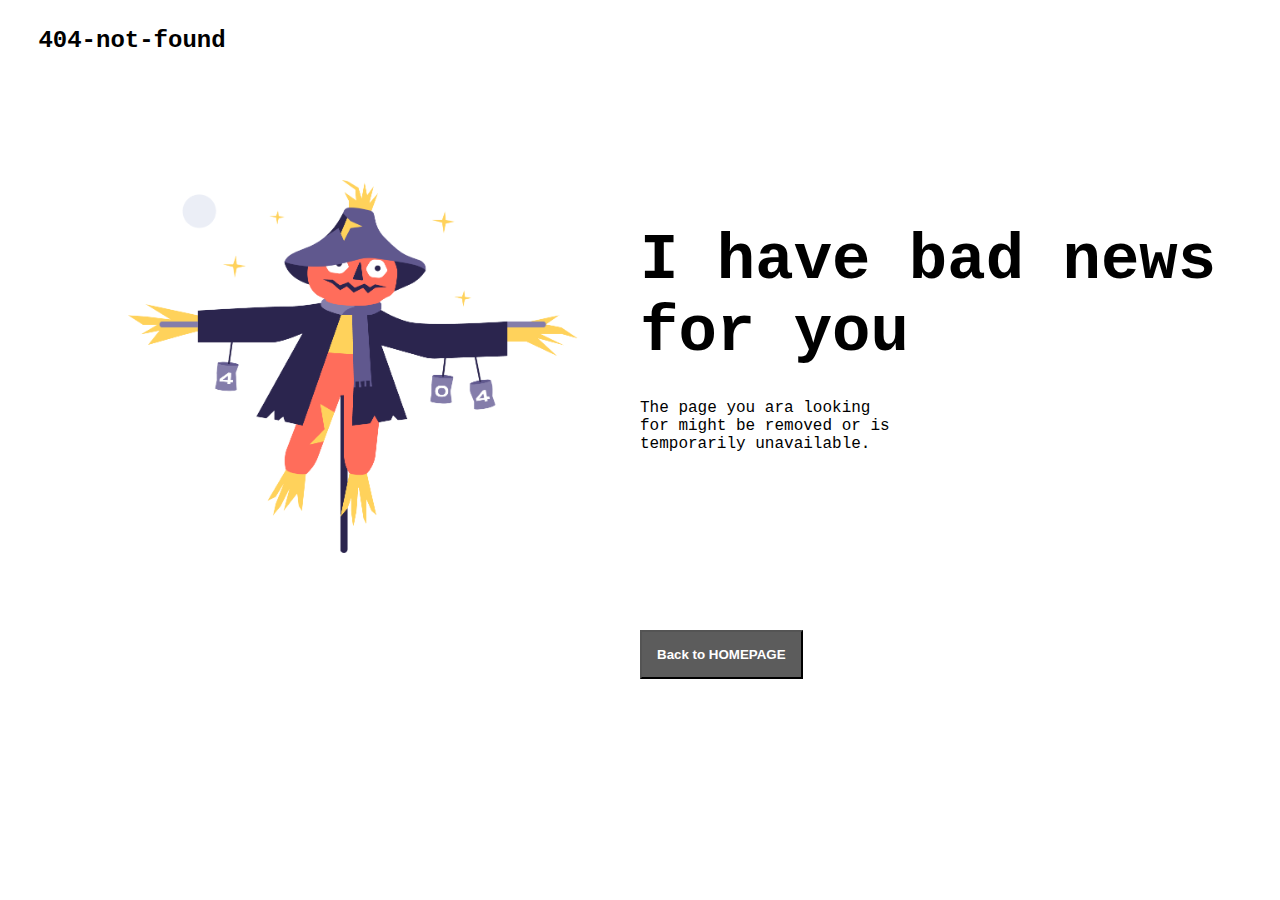
<file: 404-not-found/index.html>
<!DOCTYPE html>
<html lang="pt-br">
<head>
    <meta charset="UTF-8">
    <meta http-equiv="X-UA-Compatible" content="IE=edge">
    <meta name="viewport" content="width=device-width, initial-scale=1.0">
    <title>404-not-found</title>
    <link rel="shortcut icon" href="midia/404-not-found-master/devchallenges.png" type="image/x-icon">
    <link rel="stylesheet" href="style/geral.css" media="all">
</head>
<body>
    <div id="text">
        <h2>404-not-found</h2> 
    </div>
    <div id="scarecrow">
        <img src="midia/404-not-found-master/Scarecrow.png" alt="Scarecrow">
    </div>
     <div id="aaa">
        <h1>I have bad news for you</h1>
        <p>The page you ara looking <br> for might be removed or is <br> temporarily unavailable.</p>
    </div>
    <div id="submit">
        <button>Back to HOMEPAGE</button>
    </div>
</body>
</html>
</file>
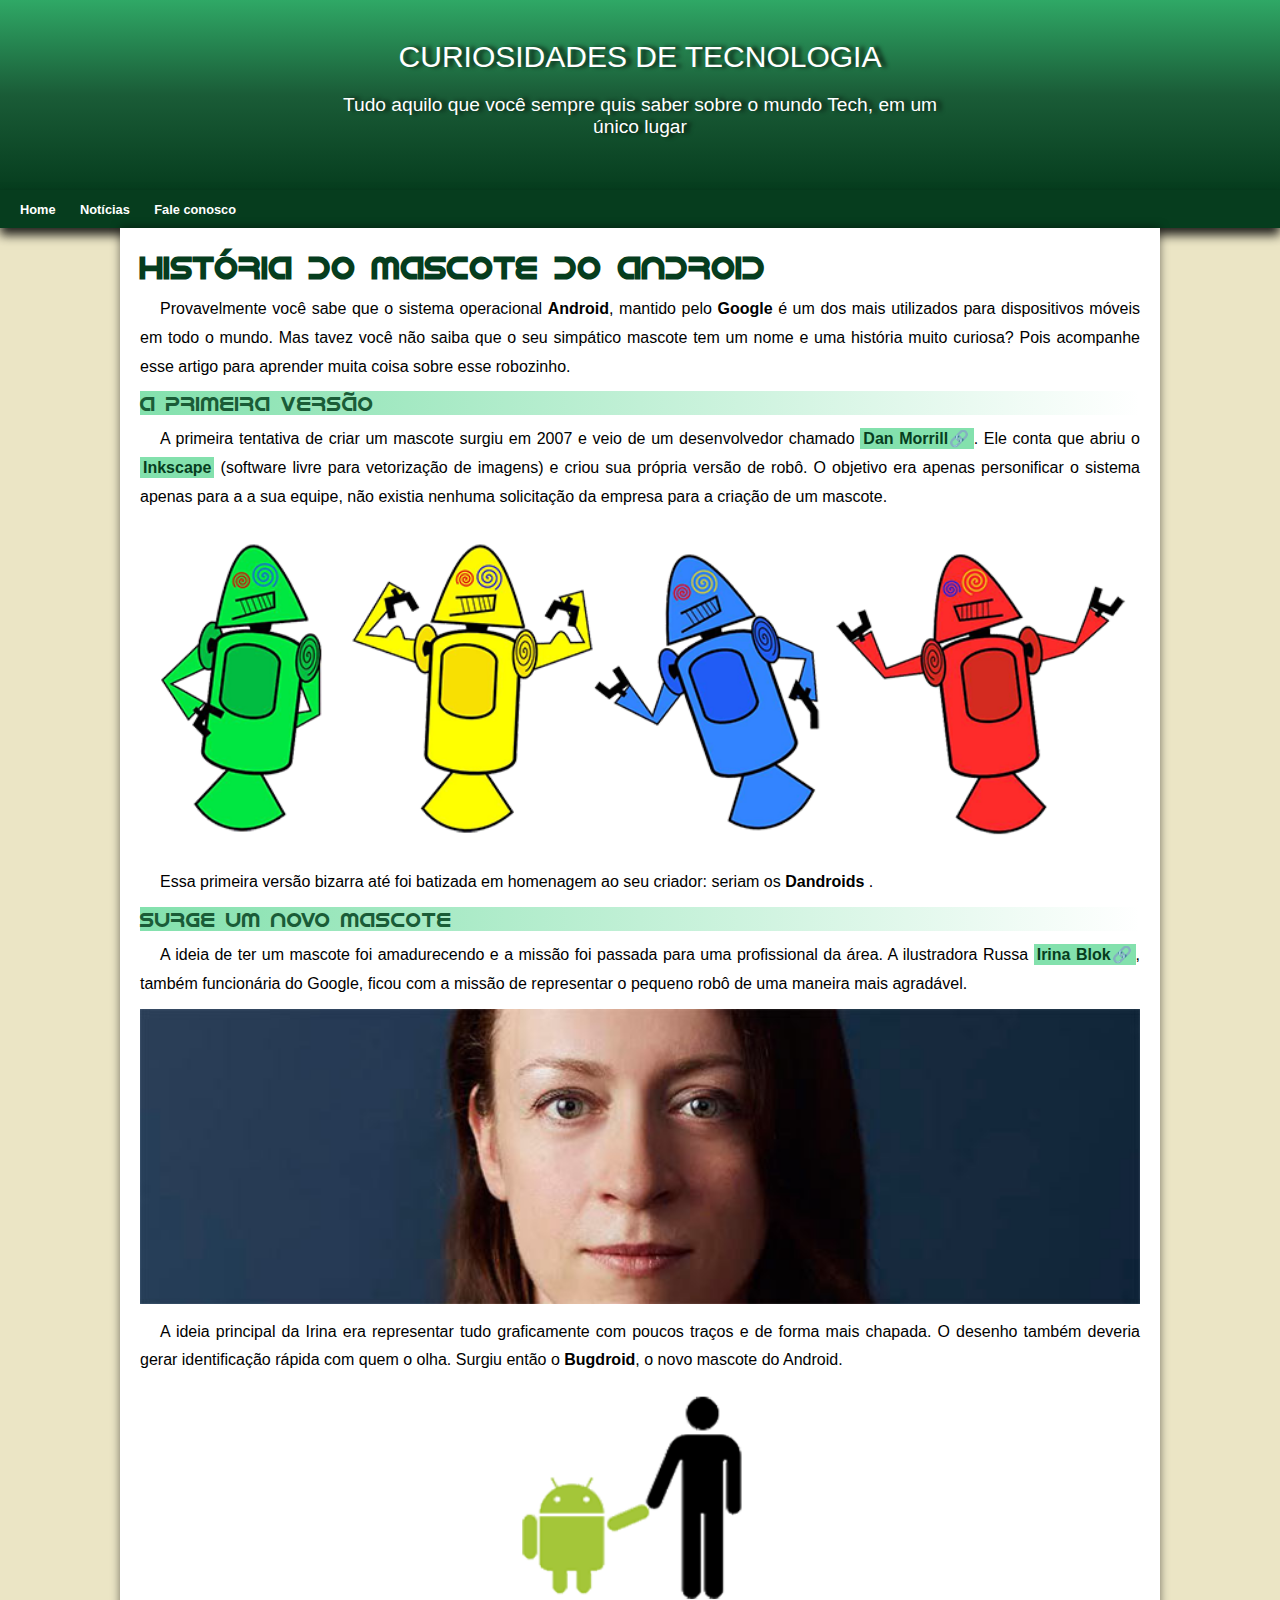
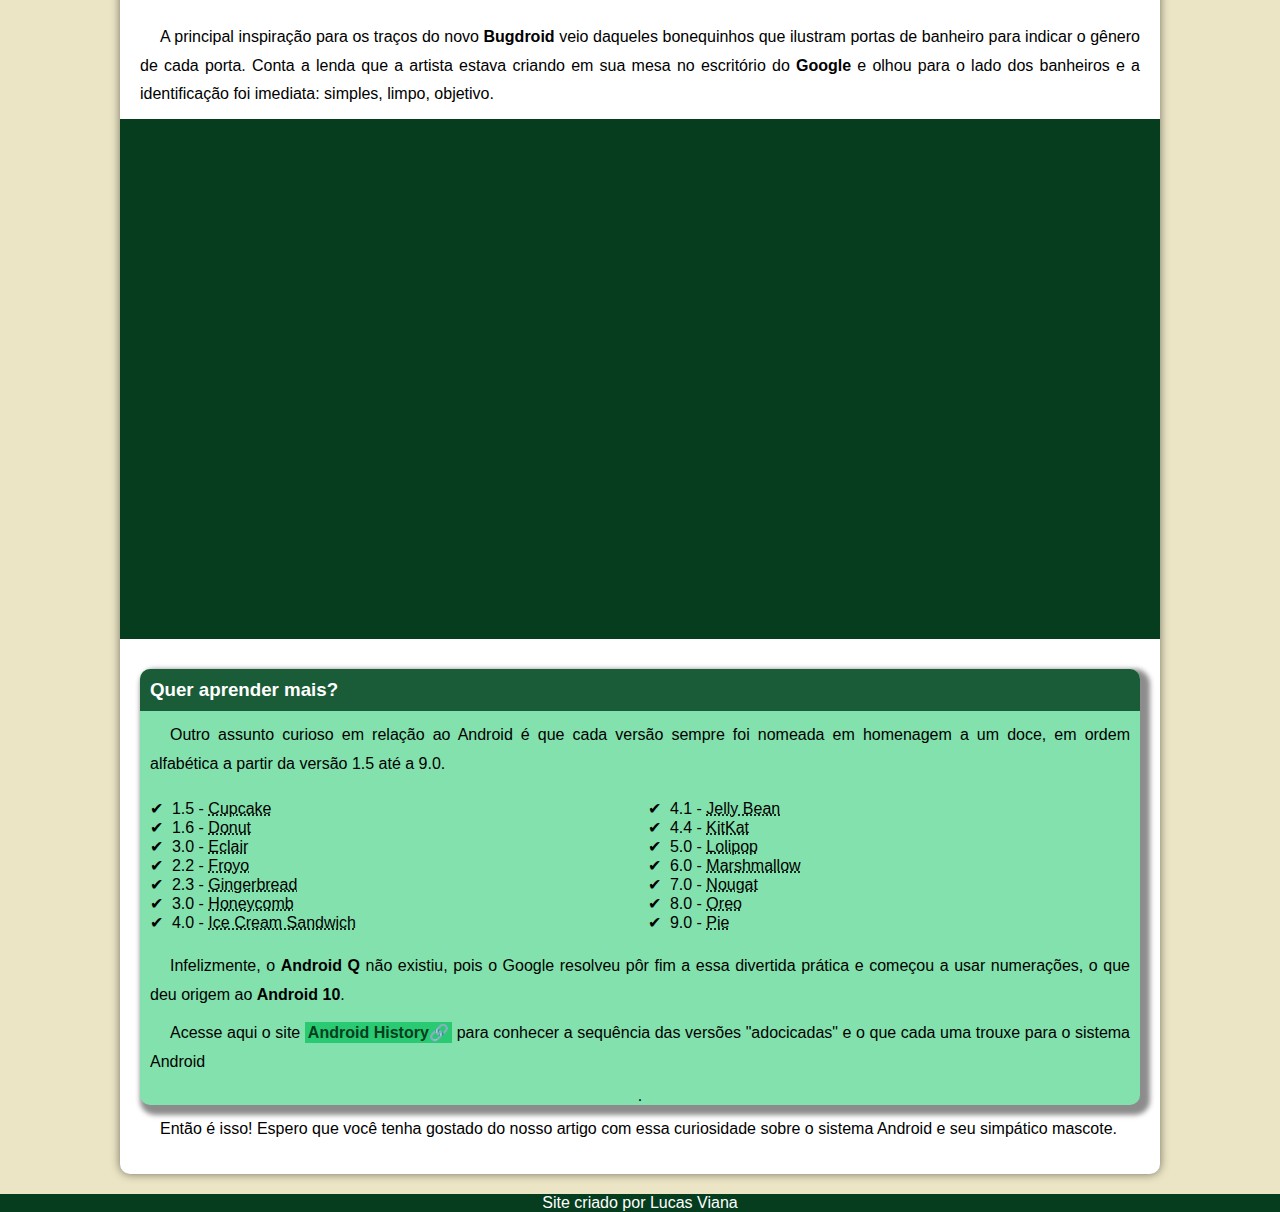
<file: android/index.html>
<!DOCTYPE html>
<html lang="pt-br">
<head>
    <meta charset="UTF-8">
    <meta http-equiv="X-UA-Compatible" content="IE=edge">
    <meta name="viewport" content="width=device-width, initial-scale=1.0">
    <title>Android</title>
    <link rel="shortcut icon" href="midia/imagens/favicon.ico" type="image/x-icon">
    <link rel="stylesheet" href="style.css">
</head>
<body>
    <header>
        <h1>CURIOSIDADES DE TECNOLOGIA</h1>
        <p>Tudo aquilo que você sempre quis saber sobre o mundo Tech, em um único lugar</p>
    </header>
    <nav>
       <a href="">Home</a>
       <a href="">Notícias</a>
       <a href="">Fale conosco</a>
    </nav>
    <main>
    <article>
        <h1>História do Mascote do Android</h1>
        <p>Provavelmente você sabe que o sistema operacional <strong>Android</strong>, mantido pelo <strong>Google</strong> é um dos mais utilizados para dispositivos móveis em todo o mundo. Mas tavez você não saiba que o seu simpático mascote tem um nome e uma história muito curiosa? Pois acompanhe esse artigo para aprender muita coisa sobre esse robozinho.</p>
        <h2>A primeira versão</h2>
        <p>A primeira tentativa de criar um mascote surgiu em 2007 e veio de um desenvolvedor chamado <a href="https://androidcommunity.com/dan-morrill-shows-us-the-android-mascot-that-almost-was-20130103" target="_blank" class="externo">Dan Morrill</a>. Ele conta que abriu o <a href="https://inkscape.org/pt-br/" target="_blank">Inkscape</a> (software livre para vetorização de imagens) e criou sua própria versão de robô. O objetivo era apenas personificar o sistema apenas para a a sua equipe, não existia nenhuma solicitação da empresa para a criação de um mascote.</p>
    
        <picture>
            <source media="(max-width: 600px)" srcset="midia/imagens/dan-droids-pq.png">
            <img src="midia/imagens/dan-droids.png" alt="Primeiro mascote do Android">
        </picture>
    
        <p>Essa primeira versão bizarra até foi batizada em homenagem ao seu criador: seriam os <strong>Dandroids</strong> .</p>
        <h2>Surge um novo mascote</h2>
        <p>A ideia de ter um mascote foi amadurecendo e a missão foi passada para uma profissional da área. A ilustradora Russa <a href="https://www.irinablok.com/android" target="_blank" class="externo">Irina Blok</a>, também funcionária do Google, ficou com a missão de representar o pequeno robô de uma maneira mais agradável.</p>
        <picture>
            <source media="(max-width: 600px)" srcset="midia/imagens/irina-blok-pq.jpg">
            <img src="midia/imagens/irina-blok.jpg" alt="Irina Block, criadora do Bugdroid">
        </picture>
        <p>A ideia principal da Irina era representar tudo graficamente com poucos traços e de forma mais chapada. O desenho também deveria gerar identificação rápida com quem o olha. Surgiu então o <strong>Bugdroid</strong>, o novo mascote do Android.</p>
        <img src="midia/imagens/bugdroid.png" class="pequena" alt="Bugdroid">
        <p>A principal inspiração para os traços do novo <strong>Bugdroid</strong> veio daqueles bonequinhos que ilustram portas de banheiro para indicar o gênero de cada porta. Conta a lenda que a artista estava criando em sua mesa no escritório do <strong>Google</strong> e olhou para o lado dos banheiros e a identificação foi imediata: simples, limpo, objetivo.</p>
        
        <div class="video">
            
            <iframe width="560" height="315" src="https://www.youtube.com/embed/l2UDgpLz20M" title="YouTube video player" frameborder="0" allow="accelerometer; autoplay; clipboard-write; encrypted-media; gyroscope; picture-in-picture; web-share" allowfullscreen></iframe>
        
        </div>
    
    <aside>
        <h3>Quer aprender mais?</h3>
    
        <p>Outro assunto curioso em relação ao Android é que cada versão sempre foi nomeada em homenagem a um doce, em ordem alfabética a partir da versão 1.5 até a 9.0.</p>
        <ul>
            <li>1.5 - <abbr title="Bolo de copo">Cupcake</abbr></li>
            <li>1.6 - <abbr title="Rosquinha">Donut</abbr></li>
            <li>3.0 - <abbr title="Bomba">Eclair</abbr></li>
            <li>2.2 - <abbr title="Iogurte Congelado">Froyo</abbr></li>
            <li>2.3 - <abbr title="Biscoito de Gengibre">Gingerbread</abbr></li>
            <li>3.0 - <abbr title="Favo de Mel">Honeycomb</abbr></li>
            <li>4.0 - <abbr title="Sandwich de Sorvete">Ice Cream Sandwich</abbr></li>
            <li>4.1 - <abbr title="Jujuba">Jelly Bean</abbr></li>
            <li>4.4 - <abbr title="KitKat">KitKat</abbr></li>
            <li>5.0 - <abbr title="Pirulito">Lolipop</abbr></li>
            <li>6.0 - <abbr title="Marshmallow">Marshmallow</abbr></li>
            <li>7.0 - <abbr title="Torrone">Nougat</abbr></li>
            <li>8.0 - <abbr title="Óreo">Oreo</abbr></li>
            <li>9.0 - <abbr title="Torta">Pie</abbr></li>
        </ul>
        <p>Infelizmente, o <strong>Android Q</strong> não existiu, pois o Google resolveu pôr fim a essa divertida prática e começou a usar numerações, o que deu origem ao <strong>Android 10</strong>.</p>
        <p>Acesse aqui o site <a href="https://www.android.com/intl/en_uk/history/#/donut" target="_blank" class="externo"><strong>Android History</strong></a> para conhecer a sequência das versões "adocicadas" e o que cada uma trouxe para o sistema Android</p>.
    </aside>
        <p>Então é isso! Espero que você tenha gostado do nosso artigo com essa curiosidade sobre o sistema Android e seu simpático mascote.</p>
        </article>
        
    </main>
    <footer>
        <p>Site criado por Lucas Viana</p>
    </footer>
</body>
</html>
</file>
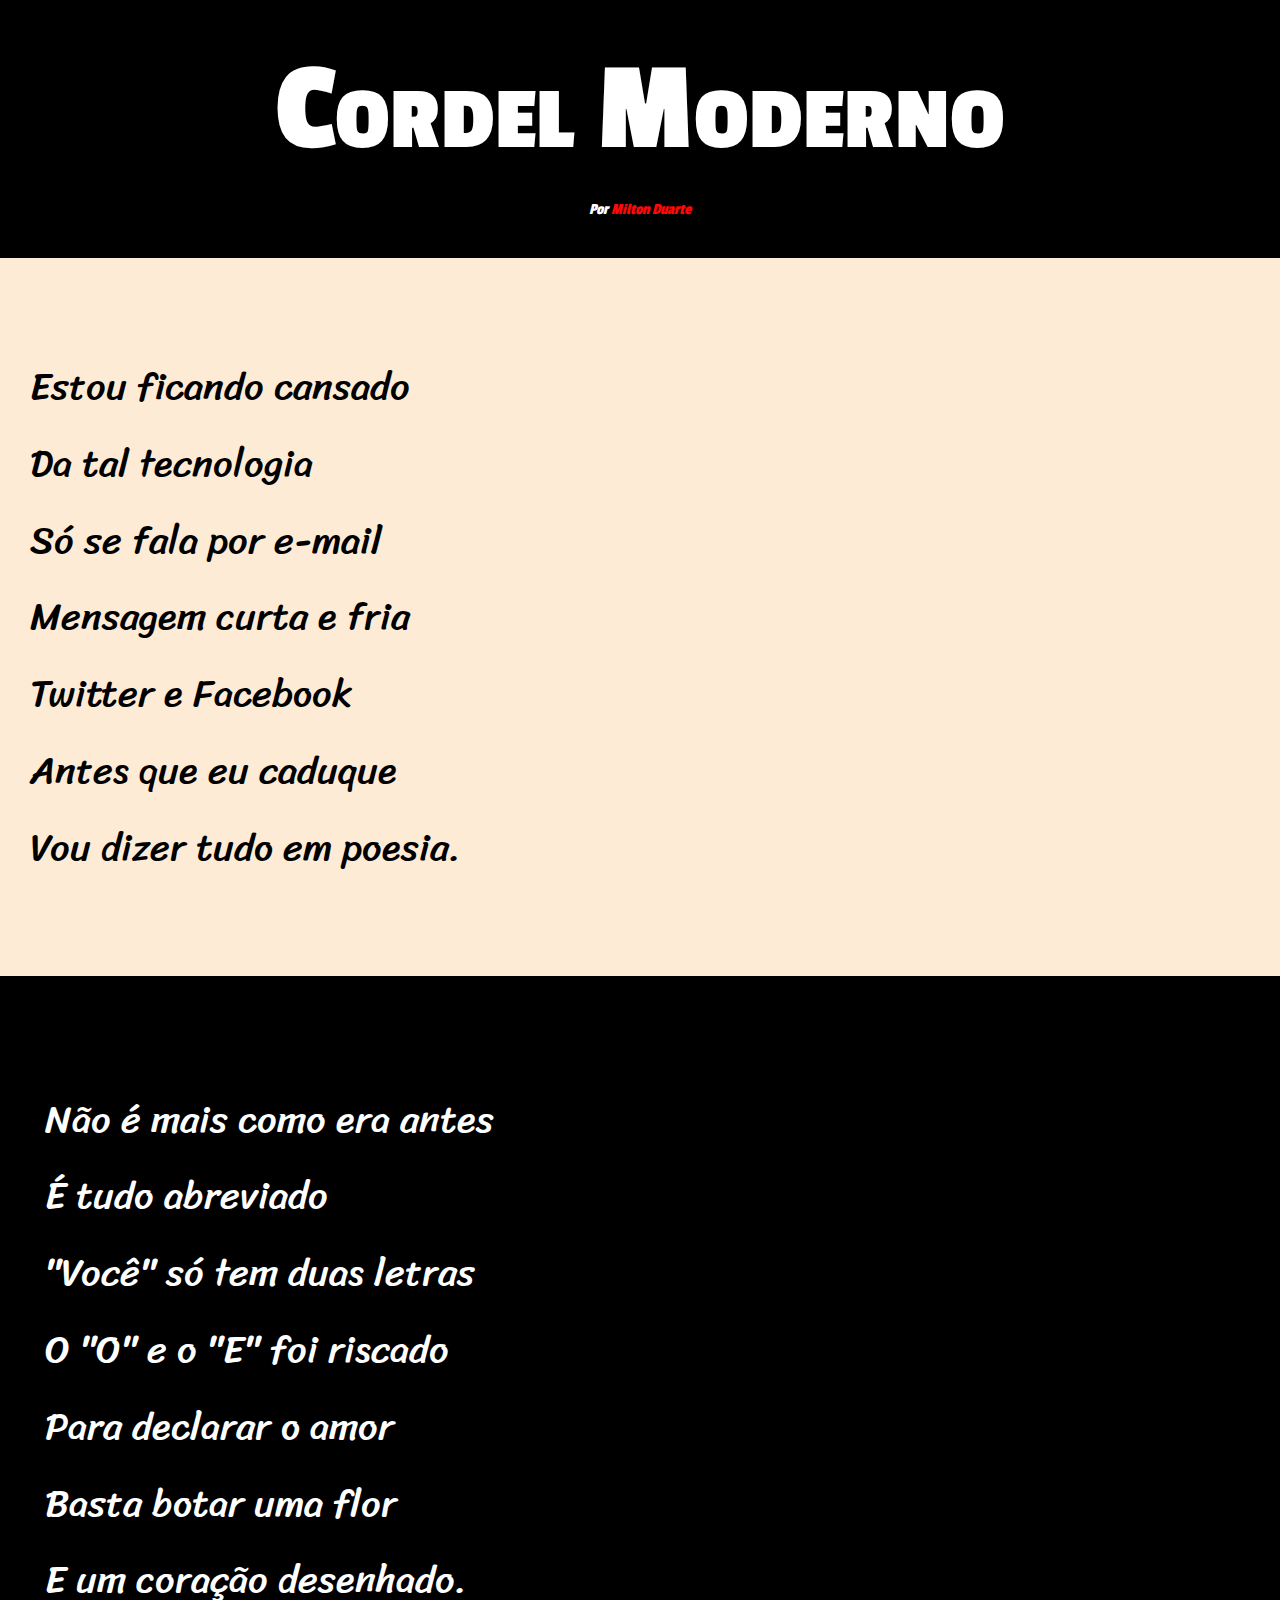
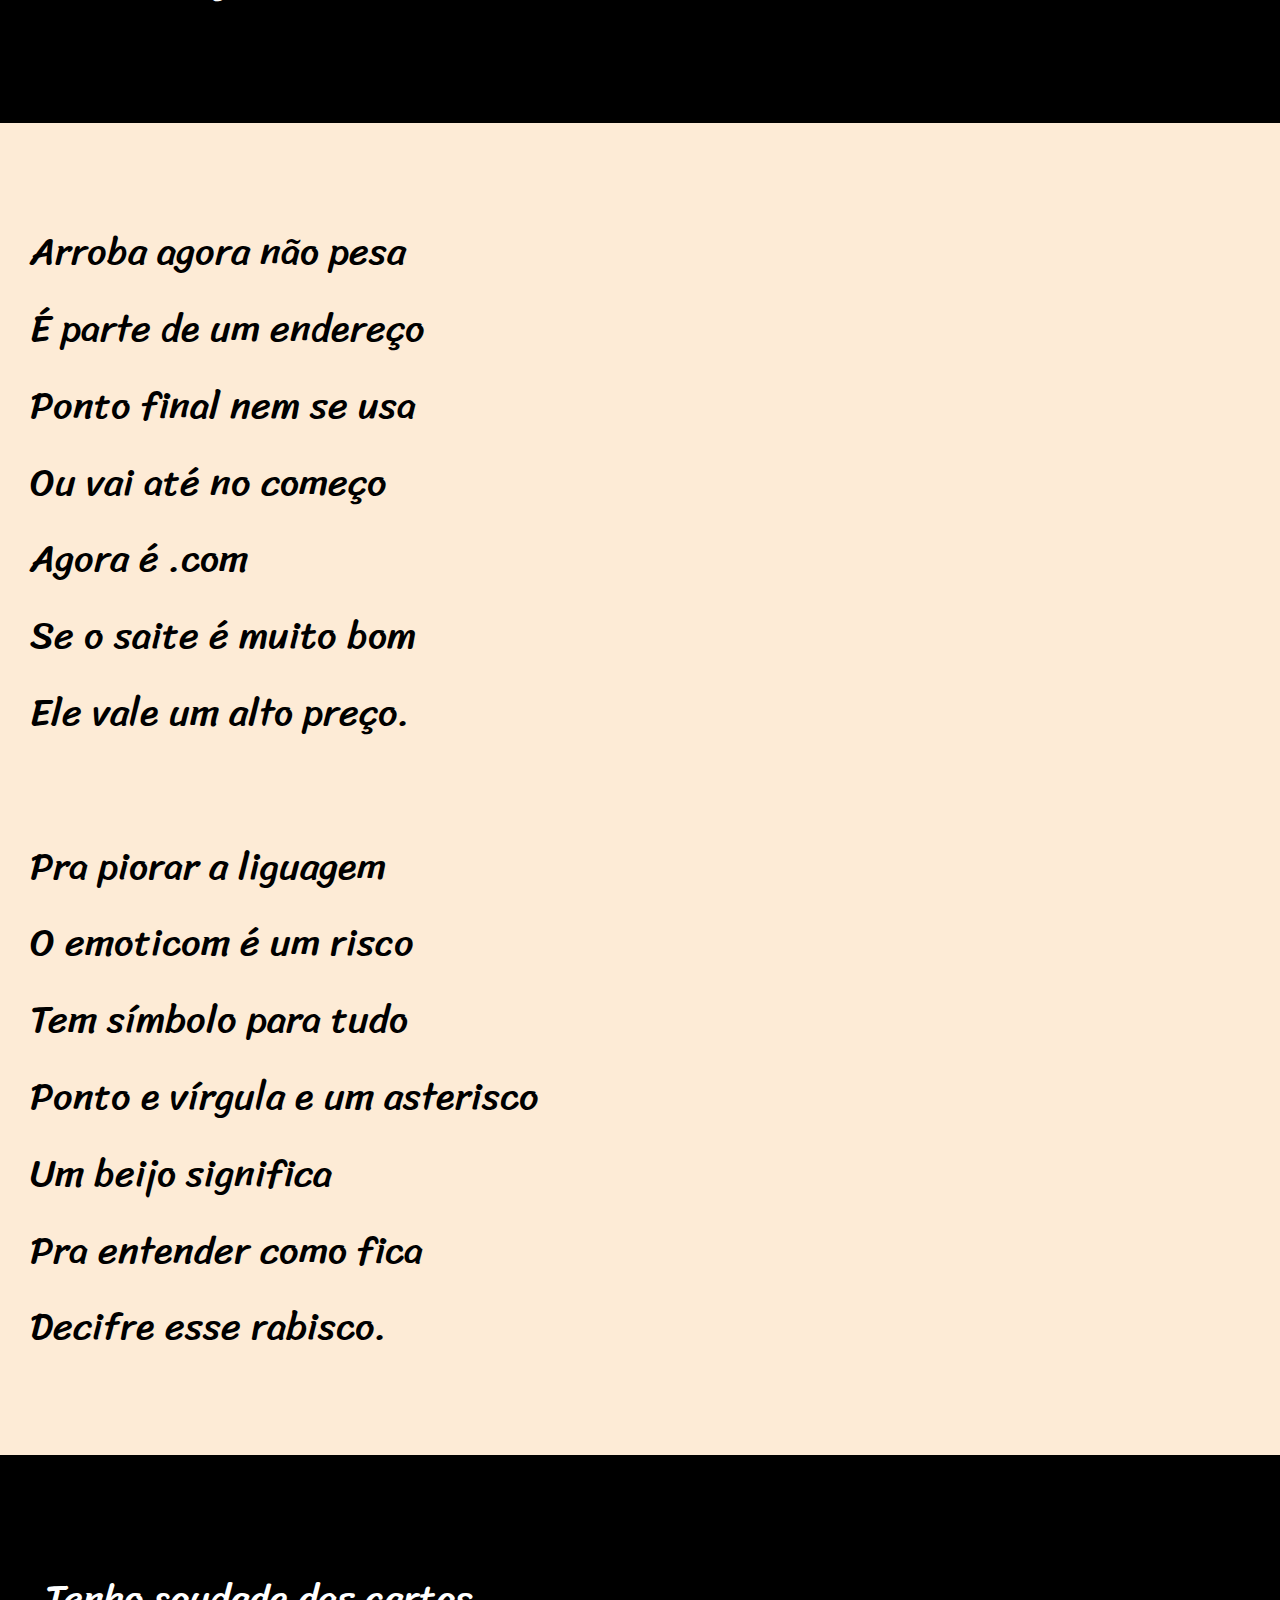
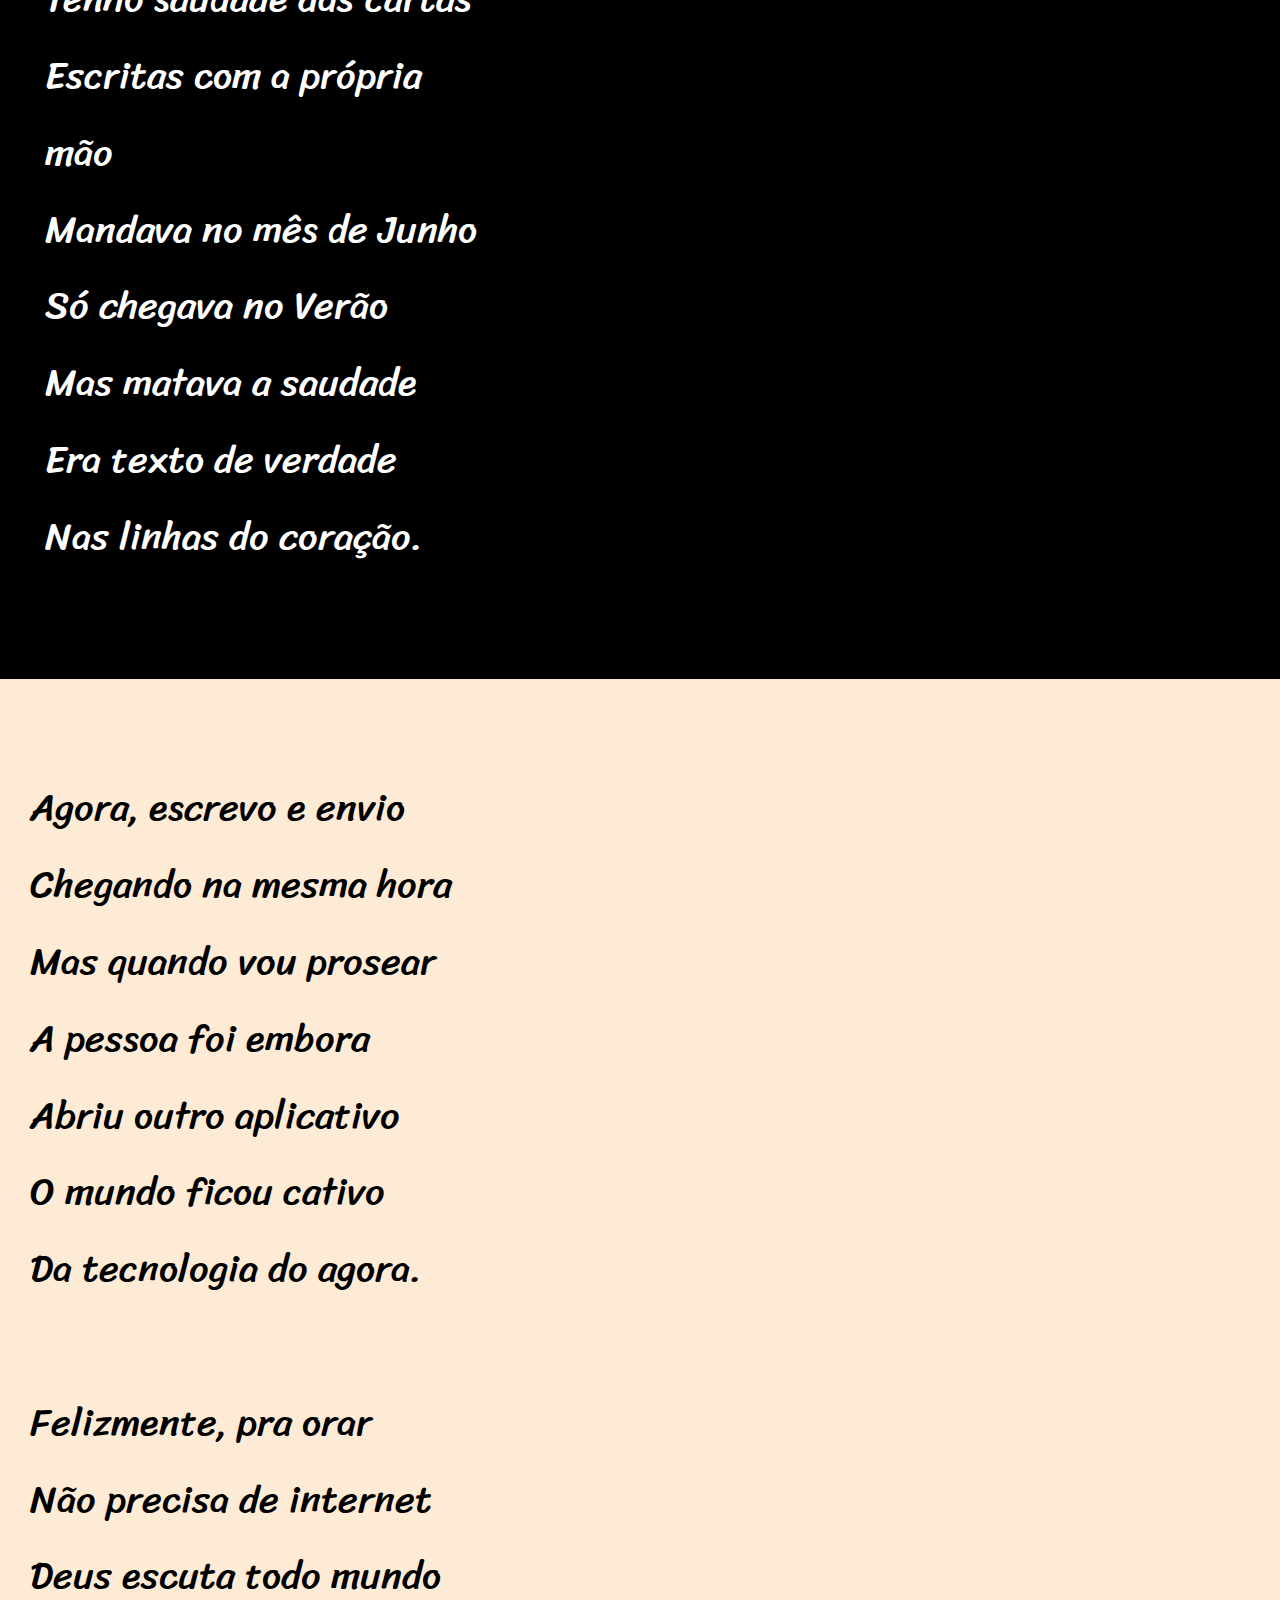
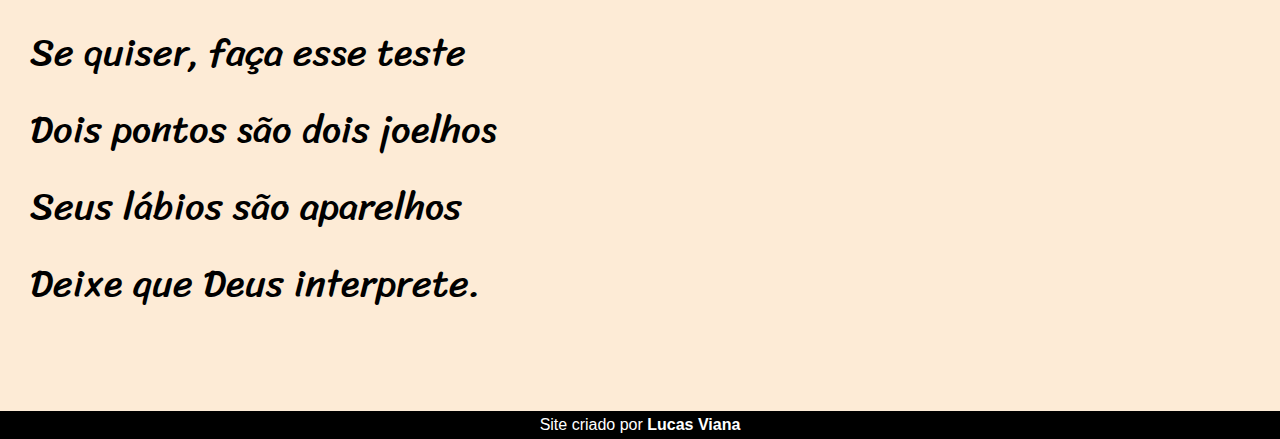
<file: efeito-paralax/index.html>
<!DOCTYPE html>
<html lang="pt-br">
<head>
    <meta charset="UTF-8">
    <meta http-equiv="X-UA-Compatible" content="IE=edge">
    <meta name="viewport" content="width=device-width, initial-scale=1.0">
    <title>Cordel</title>
    <link rel="shortcut icon" href="imagens/favicon.ico" type="image/x-icon">
    <link rel="stylesheet" href="style.css">
</head>
<body>
    
        <header>
            <h1>Cordel Moderno</h1>
            <p>Por <a href="https://www.recantodasletras.com.br/poesias/3186743" target="_blank">Milton Duarte</a></p>
        </header>
            <section class="normal">
                <p>
                    Estou ficando cansado<br>
                    Da tal tecnologia<br>
                    Só se fala por e-mail<br>
                    Mensagem curta e fria<br>
                    Twitter e Facebook<br>
                    Antes que eu caduque<br>
                    Vou dizer tudo em poesia.<br>
                </p>
            </section>

            <section class="modificada" id="img01">
                <p>
                    Não é mais como era antes<br>
                    É tudo abreviado<br>
                    "Você" só tem duas letras<br>
                    O "O" e o "E" foi riscado<br>
                    Para declarar o amor<br>
                    Basta botar uma flor<br>
                    E um coração desenhado. <br>
                </p>
            </section> 

            <section class="normal">
                <p>
                    Arroba agora não pesa<br>
                    É parte de um endereço<br>
                    Ponto final nem se usa<br>
                    Ou vai até no começo<br>
                    Agora é .com<br>
                    Se o saite é muito bom<br>
                    Ele vale um alto preço.<br>
                    <br>
                    Pra piorar a liguagem<br>
                    O emoticom é um risco<br>
                    Tem símbolo para tudo<br>
                    Ponto e vírgula e um asterisco<br>
                    Um beijo significa<br>
                    Pra entender como fica<br>
                    Decifre esse rabisco.<br>
                </p>
            </section>

            <section class="modificada" id="img02">
                <p>
                    Tenho saudade das cartas<br>
                    Escritas com a própria mão<br>
                    Mandava no mês de Junho<br>
                    Só chegava no Verão<br>
                    Mas matava a saudade<br>
                    Era texto de verdade<br>
                    Nas linhas do coração.<br>
                </p>
            </section>
            
            <section class="normal">
                <p>
                    Agora, escrevo e envio<br>
                    Chegando na mesma hora<br>
                    Mas quando vou prosear<br>
                    A pessoa foi embora<br>
                    Abriu outro aplicativo<br>
                    O mundo ficou cativo<br>
                    Da tecnologia do agora.<br>
                    <br>
                    Felizmente, pra orar<br>
                    Não precisa de internet<br>
                    Deus escuta todo mundo<br>
                    Se quiser, faça esse teste<br>
                    Dois pontos são dois joelhos<br>
                    Seus lábios são aparelhos<br>
                    Deixe que Deus interprete.<br>
                </p>
            </section>
         
         <footer>
            <p>Site criado por <strong>Lucas Viana</strong></p>
        </footer>
    
</body>
</html>
</file>
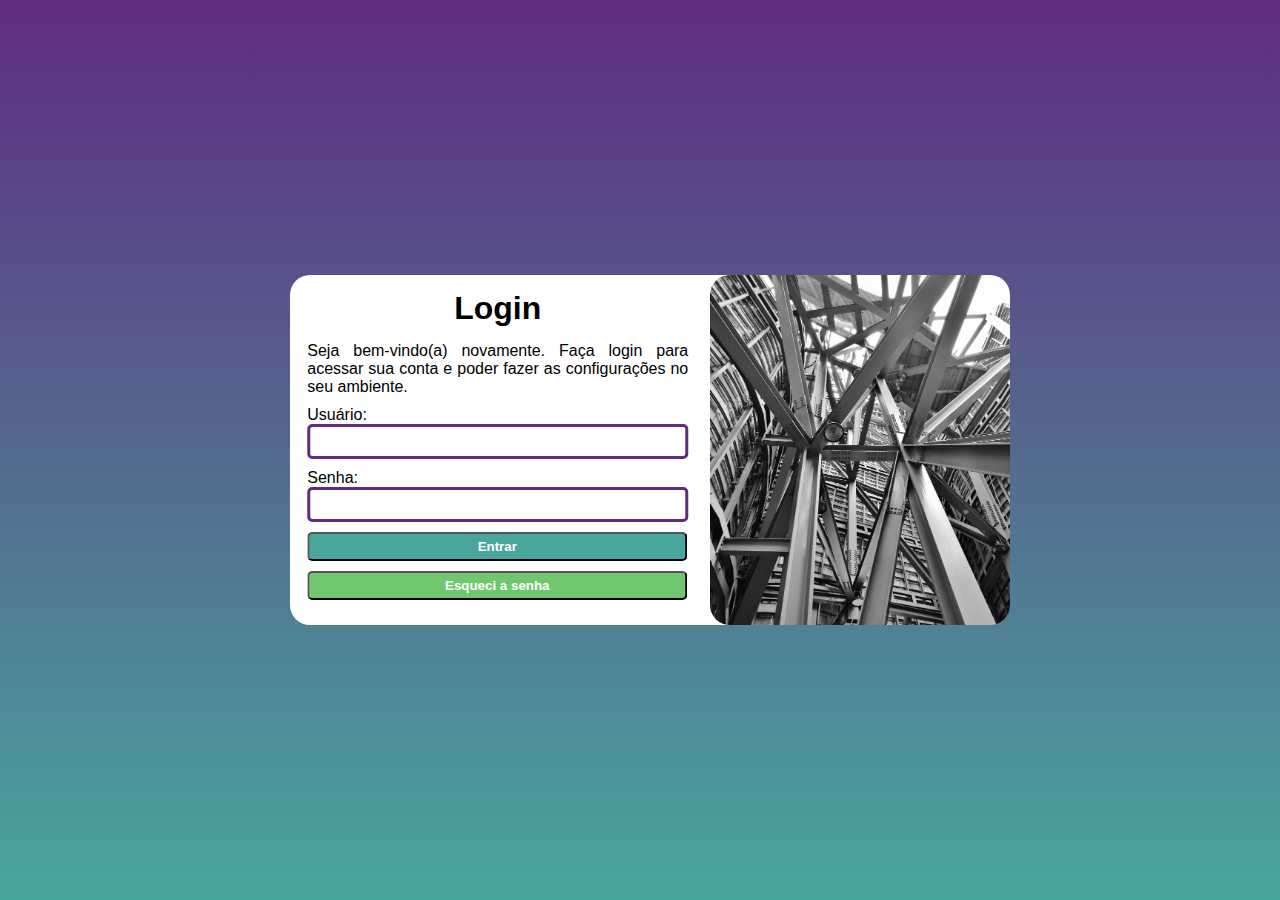
<file: login-tela/index.html>
<!DOCTYPE html>
<html lang="pt-br">
<head>
    <meta charset="UTF-8">
    <meta http-equiv="X-UA-Compatible" content="IE=edge">
    <meta name="viewport" content="width=device-width, initial-scale=1.0">
    <title>Tela de Login</title>
    <link rel="stylesheet" href="estilos/style.css">
</head>
<body>
    <main>
        <div id="imagem">
            <!--Imagem nas CSS3-->
        </div>
        <div id="formulario">
            <h1>Login</h1>
            <p>Seja bem-vindo(a) novamente. Faça login para acessar sua conta e poder fazer as configurações no seu ambiente.</p>
            <form action="../404-not-found/index.html" method="post" autocomplete="on">
            <p>
                <label for="iuser">Usuário:</label>
                <input type="text" name="user" id="iuser" required>
            </p>
            <p>
                <label for="ipass">Senha:</label>
                <input type="password" name="pass" id="ipass" required min="8" max="20">
            </p>
            <p>
                <input id="enter" type="submit" value="Entrar">
            </p>
            <p><input id="esqueci" type="reset" value="Esqueci a senha"></p>
            </form>
        </div>
    </main>
</body>
</html>
</file>
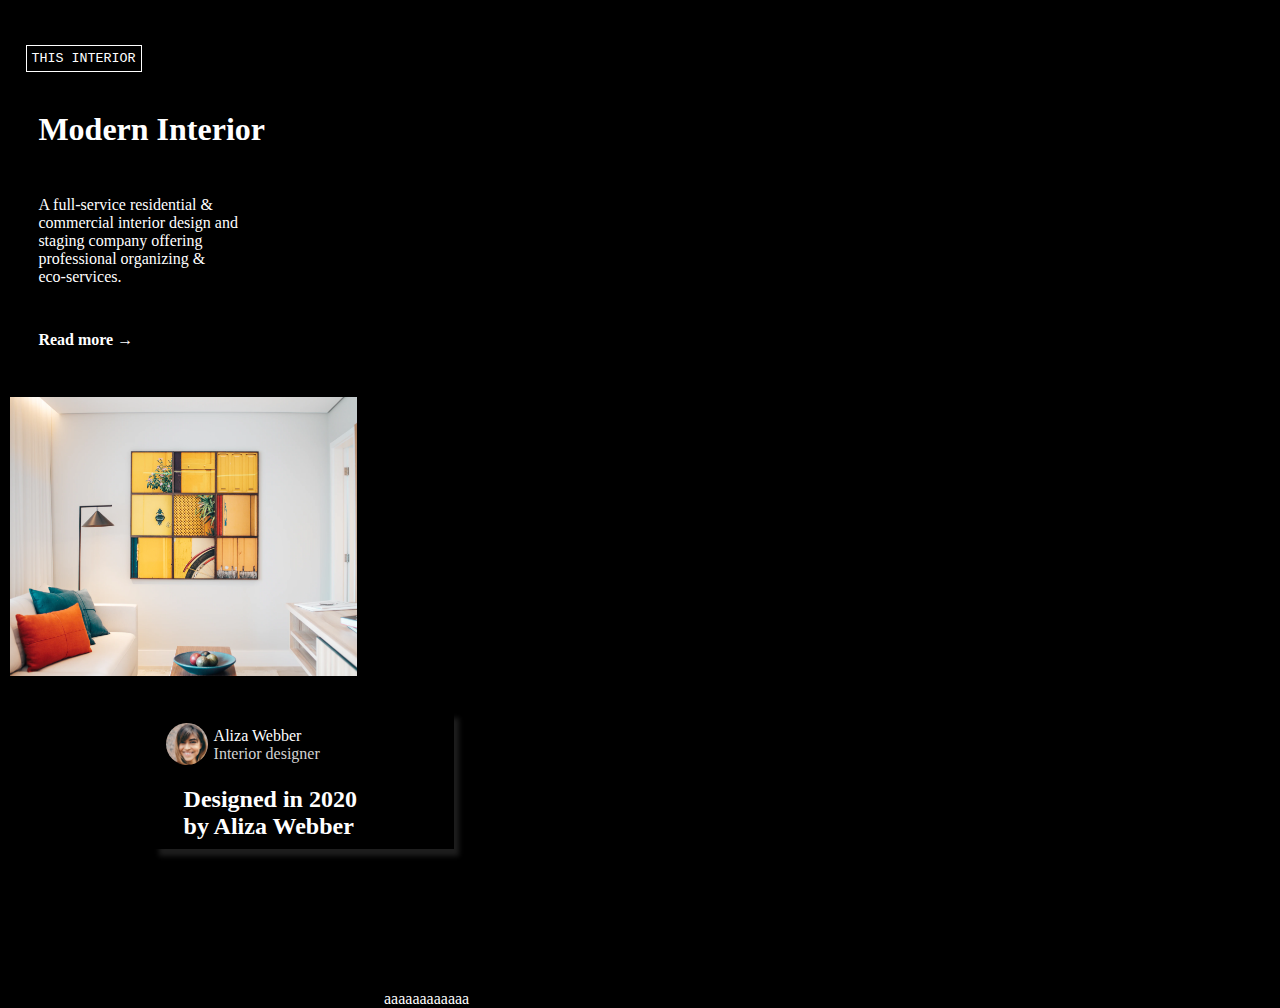
<file: morden_interior/index.html>
<!DOCTYPE html>
<html lang="pt-br">
<head>
    <meta charset="UTF-8">
    <meta http-equiv="X-UA-Compatible" content="IE=edge">
    <meta name="viewport" content="width=device-width, initial-scale=1.0">
    <title>Mordern Interior</title>
    <link rel="shortcut icon" href="midia/devchallenges.png" type="image/x-icon">
    <link rel="stylesheet" href="estilo/style.css">
</head>
<body>
    <header>
        <button>THIS INTERIOR</button>
    </header>
    <section>
        <h1>Modern Interior</h1>
        <p id="aaa">A full-service residential & <br> commercial interior design and <br> staging company offering <br> professional organizing & <br> eco-services.</p> 
        <strong>
            <p id="aaaa">
                Read more &rightarrow;
            </p>
    </strong>
    </section>
    <section id="img01">

    </section>
    <section id="img02">
        <img src="midia/photo2.png" alt="Aliza Webber">
        <p id="name">Aliza Webber</p>
        <p id="name1">Interior designer</p>
        <h2>Designed in 2020 <br> by Aliza Webber</h2>
    </section>
    <footer>aaaaaaaaaaaa</footer>
</body>
</html>
</file>
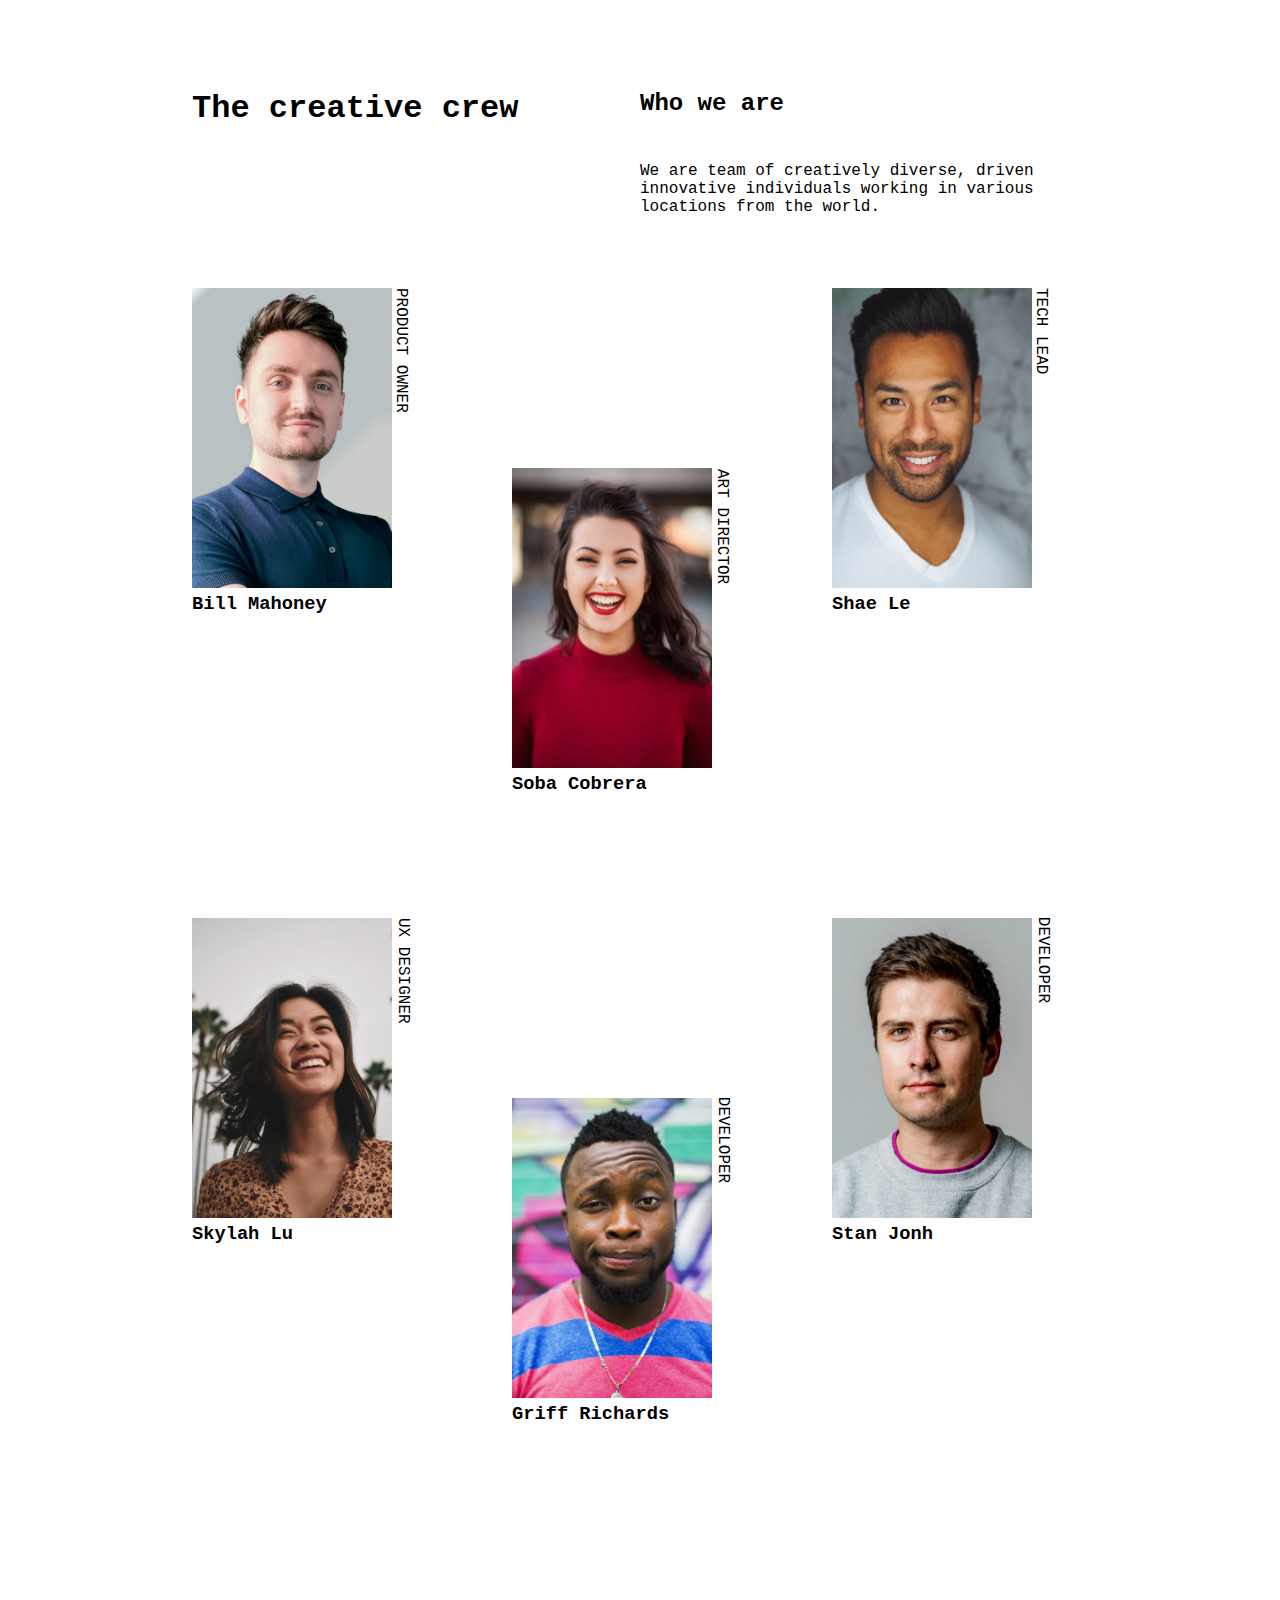
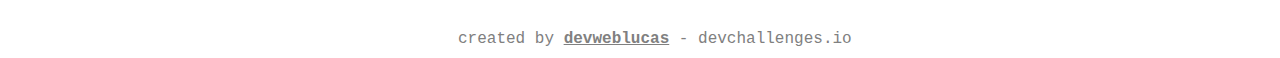
<file: page-equipe/index.html>
<!DOCTYPE html>
<html lang="pt-br">
<head>
    <meta charset="UTF-8">
    <meta http-equiv="X-UA-Compatible" content="IE=edge">
    <meta name="viewport" content="width=device-width, initial-scale=1.0">
    <link rel="shortcut icon" href="midia/devchallenges.png" type="image/x-icon">
    <link rel="stylesheet" href="estilo/style.css">
    <title>Page for my team</title>
</head>
<body>
    <header>
        <h1>The creative crew</h1>
        <h2>Who we are</h2>
        <p>We are team of creatively diverse, driven <br> innovative individuals working in various <br> locations from the world.</p>

    </header>
    <main>
        <!--Photos in CSS3-->
        <section id="bill">
            <img src="midia/photo1.png" alt="Bill Mahoney">
            <h3>Bill Mahoney</h3>
            <p>PRODUCT OWNER</p>
        </section>
        
        <section id="soba">
            <img src="midia/photo2.png" alt="Soba Cobrera">
            <h3>Soba Cobrera</h3>
            <p>ART DIRECTOR</p>
        </section>
        <section id="shae">
            <img src="midia/photo3.png" alt="Shae Le">
            <h3>Shae Le</h3>
            <p>TECH LEAD</p>
        </section>
        <section id="sky">
            <img src="midia/photo4.png" alt="Skylah Lu">
            <h3>Skylah Lu</h3>
            <p>UX DESIGNER</p>
        </section>
        <section id="griff">
            <img src="midia/photo5.png" alt="Griff Richards">
            <h3>Griff Richards</h3>
            <p>DEVELOPER</p>
        </section>
        <section id="stan">
            <img src="midia/photo6.png" alt="Stan Jonh">
            <h3>Stan Jonh</h3>
            <p>DEVELOPER</p>
        </section>
    </main>
    <footer>created by <a href="https://github.com/devweblucas" target="_blank">devweblucas</a> - devchallenges.io</footer>
</body>
</html>
</file>
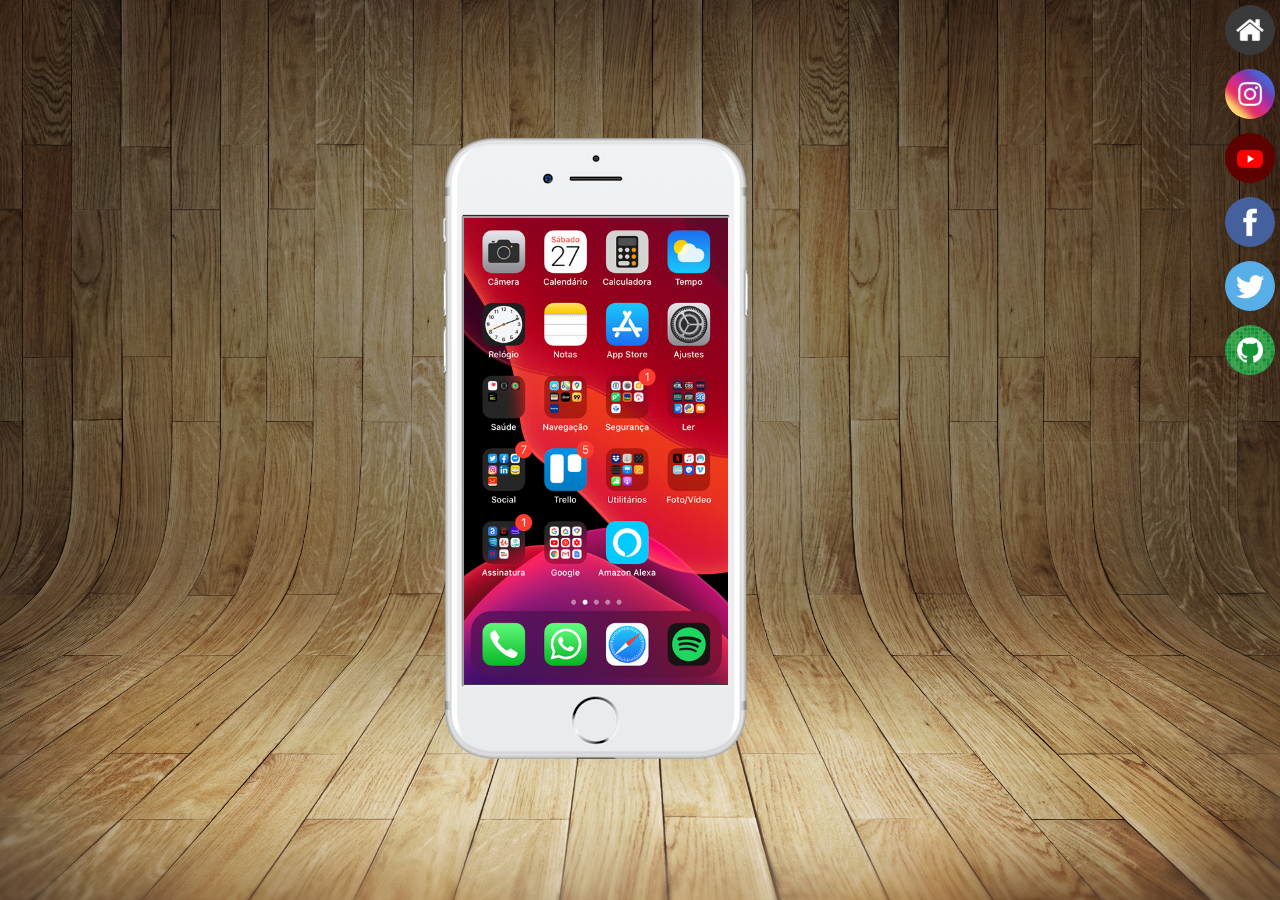
<file: redes-sociais/index.html>
<!DOCTYPE html>
<html lang="pt-br">
<head>
    <meta charset="UTF-8">
    <meta http-equiv="X-UA-Compatible" content="IE=edge">
    <meta name="viewport" content="width=device-width, initial-scale=1.0">
    <title>Redes Sociais</title>
    <link rel="shortcut icon" href="imagens/favicon.ico" type="image/x-icon">
    <link rel="stylesheet" href="estilo/style.css">
</head>
<body>
    <main>
        <section id="phone">
            <iframe src="home.html" name="aaa" id="telefone"></iframe>
        </section>
        <section id="social">
            <a href="home.html" target="aaa"><img src="imagens/logo-home.jpg" alt="Home"><br></a>
            <a href="instagram.html" target="aaa"><img src="imagens/logo-instagram.jpg" alt="Instagram"><br></a>
            <a href="youtube.html" target="aaa"><img src="imagens/logo-youtube.jpg" alt="Youtube"><br></a>
            <a href="facebook.html" target="aaa"><img src="imagens/logo-facebook.jpg" alt="Facebook"><br></a>
            <a href="twitter.html" target="aaa"><img src="imagens/logo-twitter.jpg" alt="Twitter"><br></a>
            <a href="github.html" target="aaa"><img src="imagens/logo-github.jpg" alt="Github"></a>

        </section>
    </main>
</body>
</html>
</file>
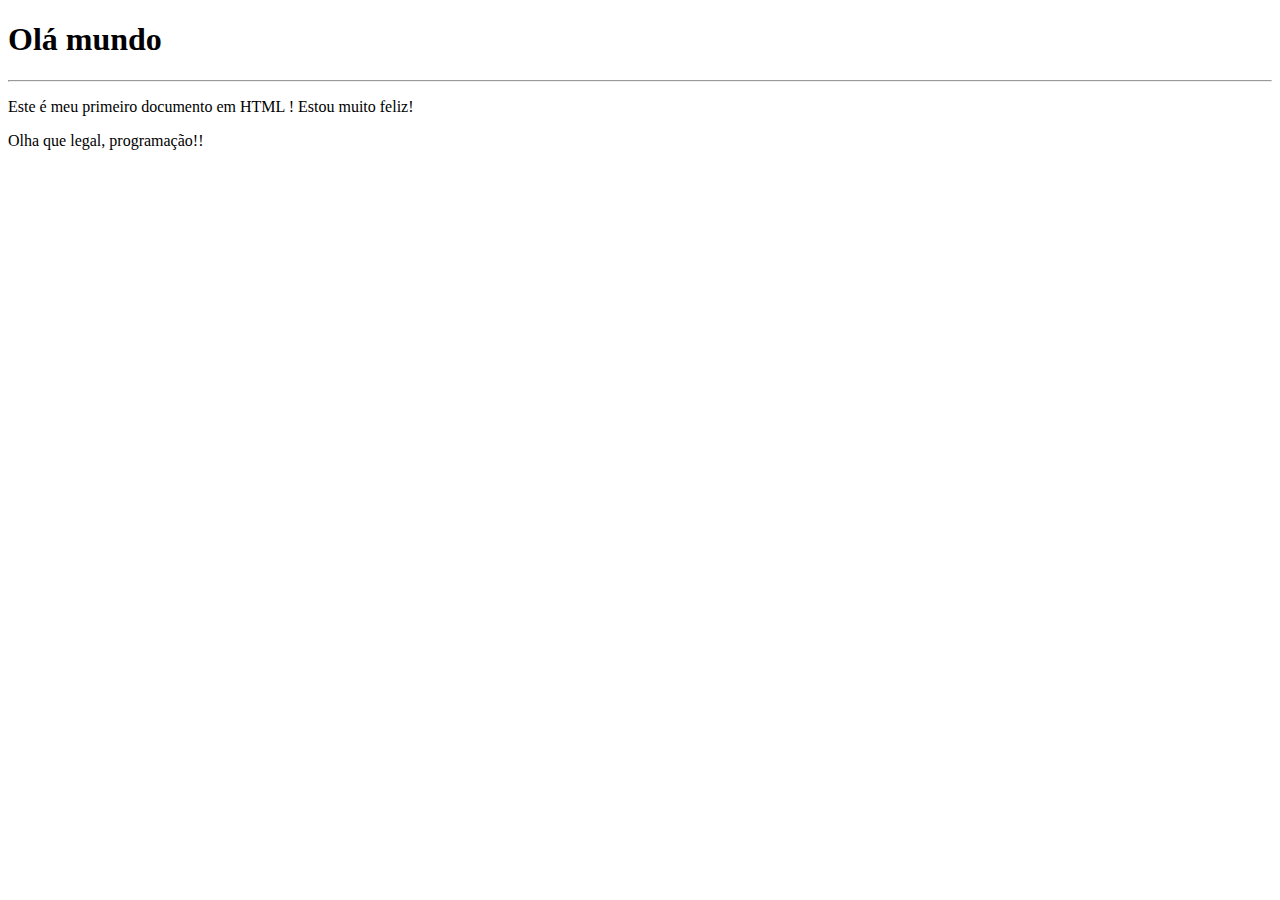
<file: estudos, programas e exercícíos/Exercício 1/index.html>
<!DOCTYPE html>
<html lang="pt-br">
<head>
    <meta charset="UTF-8">
    <meta http-equiv="X-UA-Compatible" content="IE=edge">
    <meta name="viewport" content="width=device-width, initial-scale=1.0">
    <title>Meu primeiro site</title>
</head>
<body>
   <h1>Olá mundo</h1> 
   <hr>
   <p>Este é meu primeiro documento em HTML ! Estou muito feliz!</p>
   <p>Olha que legal, programação!!</p>
</body>
</html>
</file>
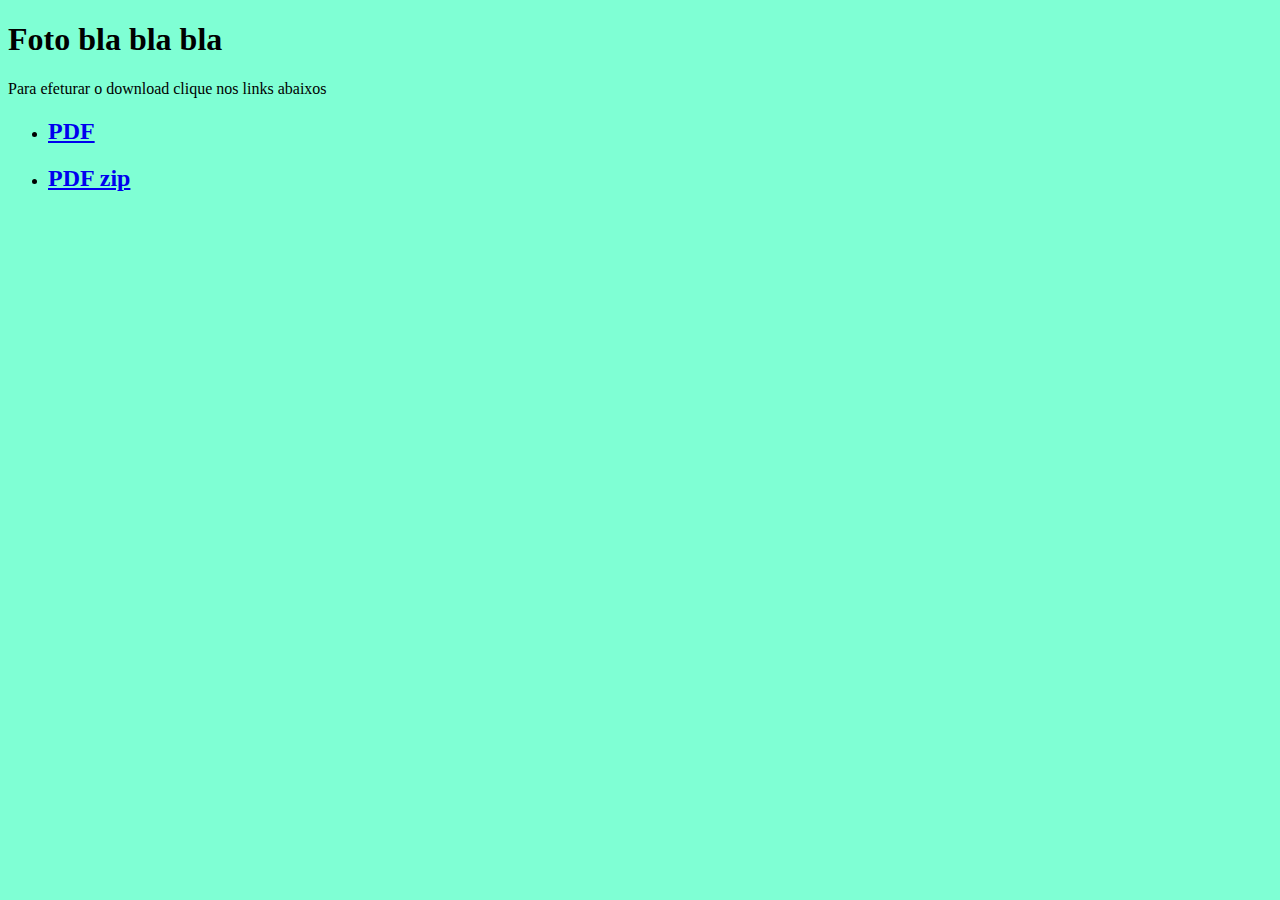
<file: estudos, programas e exercícíos/Exercício 10/index.html>
<!DOCTYPE html>
<html lang="pt-br">
<head>
    <meta charset="UTF-8">
    <meta http-equiv="X-UA-Compatible" content="IE=edge">
    <meta name="viewport" content="width=device-width, initial-scale=1.0">
    <style>
        body{
            background-color: aquamarine;
        }
    </style>
    <title>Link para baixar pdf's</title>
</head>
<body>
    <h1>Foto bla bla bla</h1>
    <p>Para efeturar o download clique nos links abaixos</p>
    <ul>
        <li><h2><a href="Foto/nfe.pdf" download="Foto/nfe.pdf" type="aplicattion/pdf">PDF</a></h2></li>
        <li><h2><a href="Foto/nfe.zip" download="Foto/nfe.zip" type="aplicattion/zip">PDF zip</a></h2></li>
    </ul>
</body>
</html>
</file>
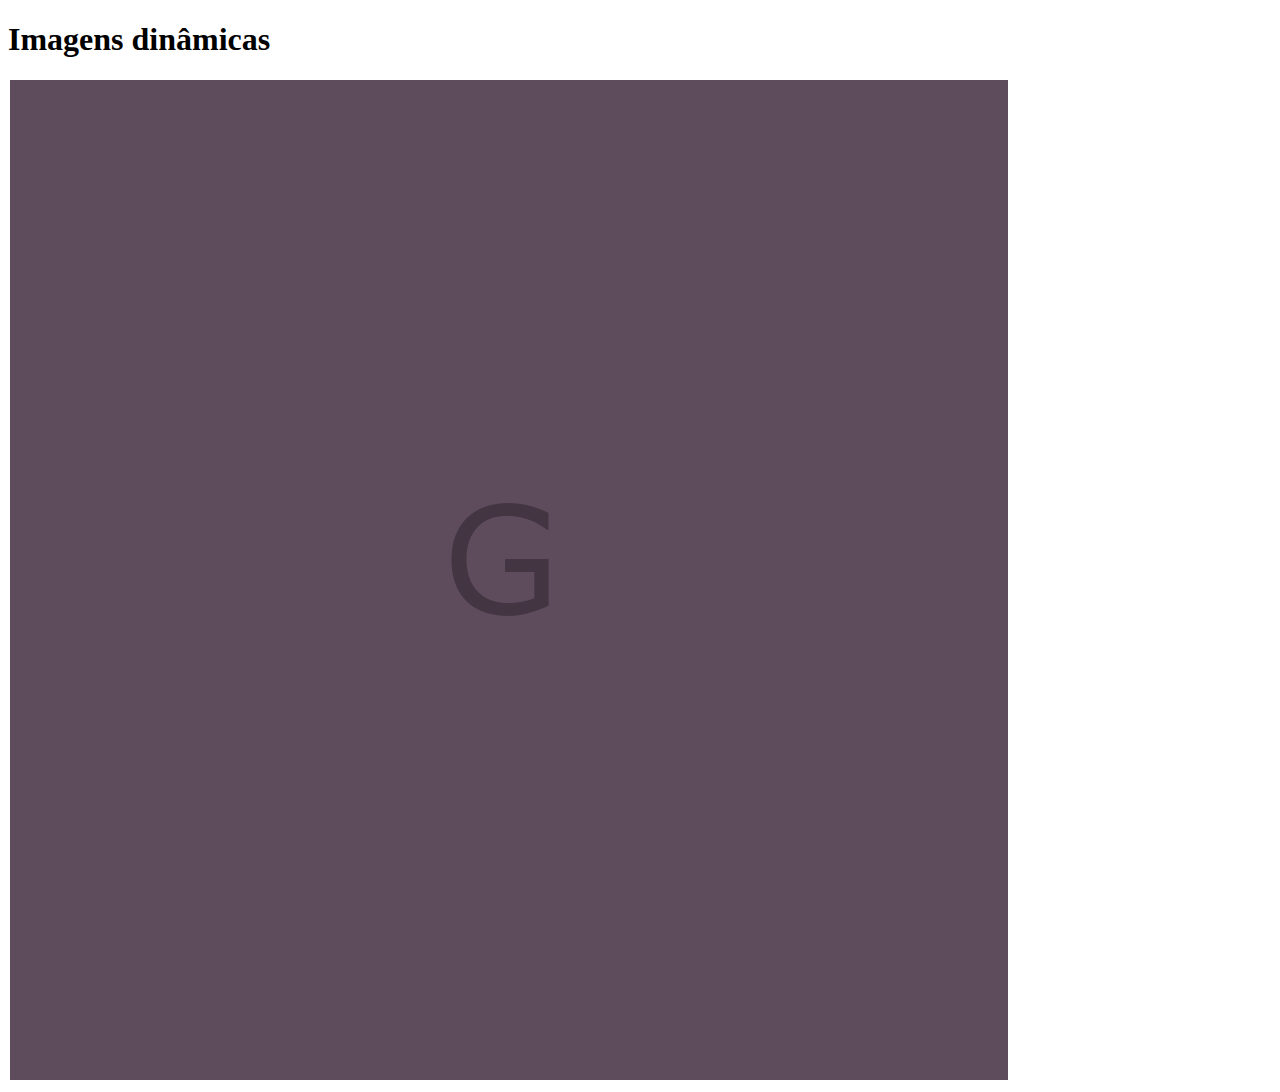
<file: estudos, programas e exercícíos/Exercício 11/index.html>
<!DOCTYPE html>
<html lang="pt-br">
<head>
    <meta charset="UTF-8">
    <meta http-equiv="X-UA-Compatible" content="IE=edge">
    <meta name="viewport" content="width=device-width, initial-scale=1.0">
    <title>Mídias digitais</title>
</head>
<body>
    <h1>Imagens dinâmicas</h1>
    <picture>
        <source media="(max-width: 750px)" srcset="Imagens/p.png" type="image/png">
        <source media="(max-width: 1050px)" srcset="Imagens/m.png" type="image/png">
        <img src="Imagens/g.png" alt="Imagem flexível">
    </picture>
</body>
</html>
</file>
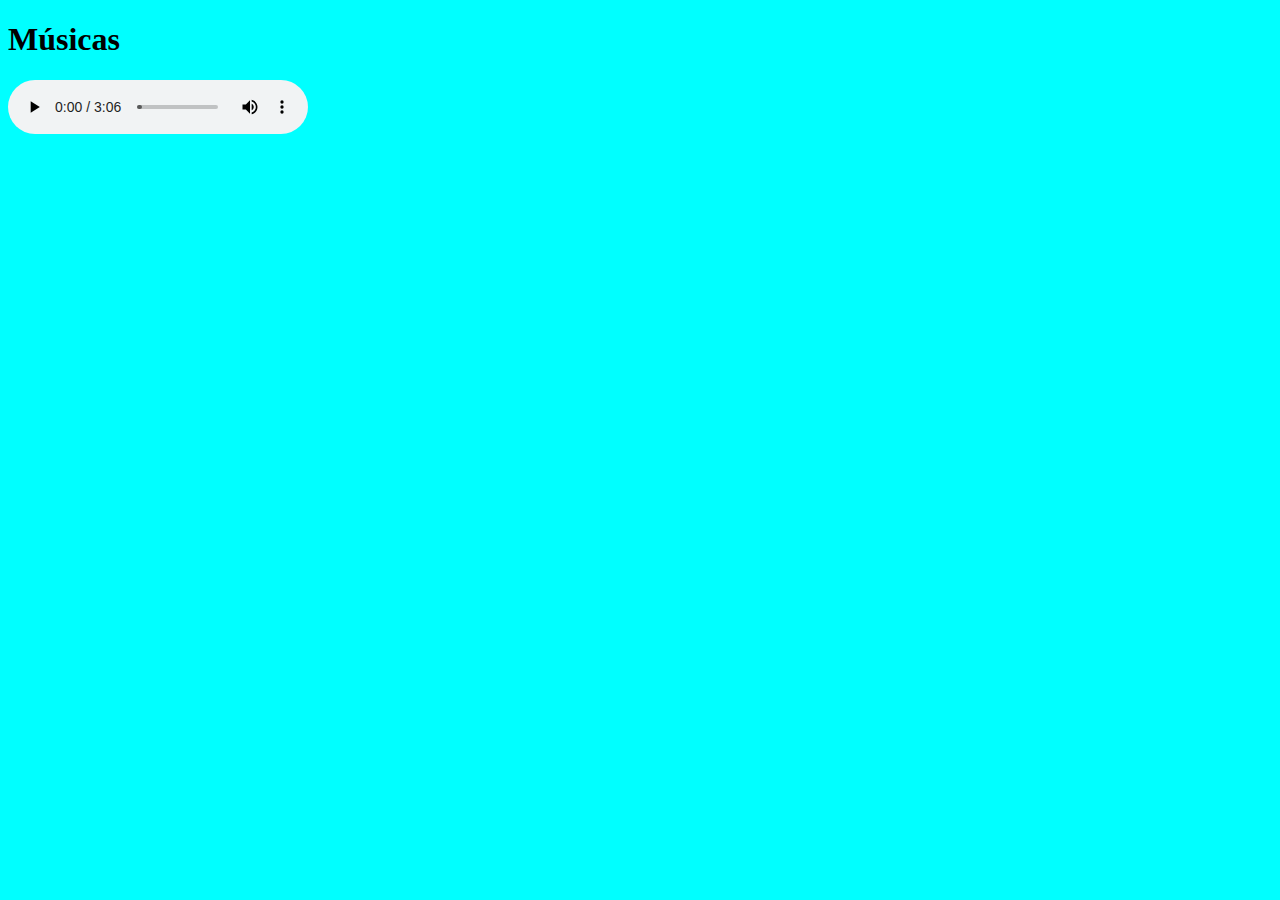
<file: estudos, programas e exercícíos/Exercício 12/index.html>
<!DOCTYPE html>
<html lang="pt-br">
<head>
    <meta charset="UTF-8">
    <meta http-equiv="X-UA-Compatible" content="IE=edge">
    <meta name="viewport" content="width=device-width, initial-scale=1.0">
    <style>
        body{
            background-color: aqua;
        }
    </style>
    <title>Aúdio</title>
</head>
<body>
    <h1>Músicas</h1>
    <audio preload="metadata" autoplay controls loop>
        <source src="midia/music.mp3.mp3" type="audio/mpeg">
        <source src="midia/music.mp3.mp3" type="audio/ogg">
        <source src="midia/music.mp3.mp3" type="audio/wav">
        <p>Infelizmente seu navegador não suporta aúdio, clique <a href="midia/music.mp3.mp3" download="internal">aqui</a> para efetuar o download</p>

   
</body>
</html>
</file>
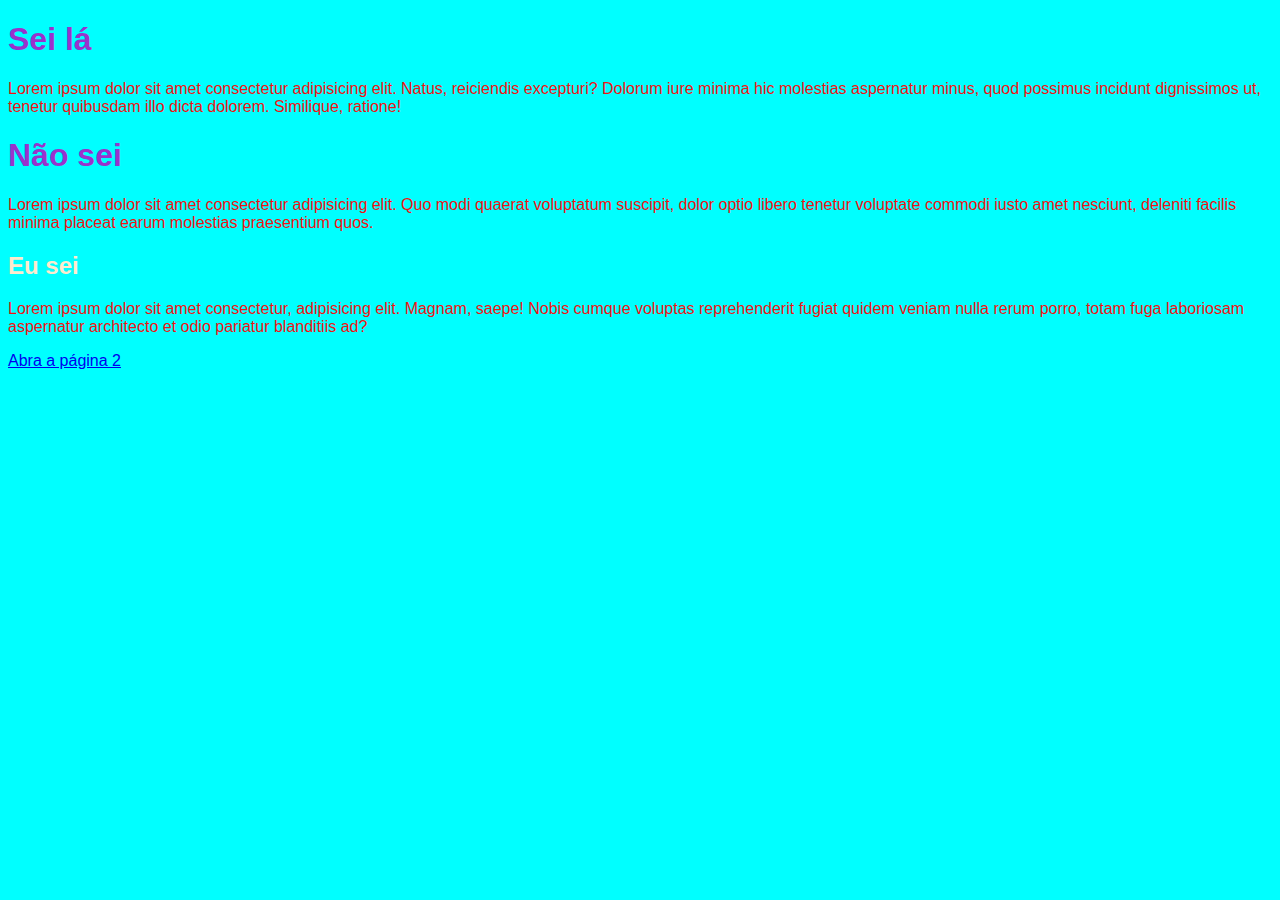
<file: estudos, programas e exercícíos/Exercício 14/index.html>
<!DOCTYPE html>
<html lang="pt-br">
<head>
    <meta charset="UTF-8">
    <meta http-equiv="X-UA-Compatible" content="IE=edge">
    <meta name="viewport" content="width=device-width, initial-scale=1.0">
    <title>CSS#</title>
  <link rel="stylesheet" href="style.css">

</head>
<body>
    <h1>Sei lá</h1>
    <p>Lorem ipsum dolor sit amet consectetur adipisicing elit. Natus, reiciendis excepturi? Dolorum iure minima hic molestias aspernatur minus, quod possimus incidunt dignissimos ut, tenetur quibusdam illo dicta dolorem. Similique, ratione!</p>
    <h1>Não sei</h1>
    <p>Lorem ipsum dolor sit amet consectetur adipisicing elit. Quo modi quaerat voluptatum suscipit, dolor optio libero tenetur voluptate commodi iusto amet nesciunt, deleniti facilis minima placeat earum molestias praesentium quos.</p>
    <h2>Eu sei</h2>
    <p>Lorem ipsum dolor sit amet consectetur, adipisicing elit. Magnam, saepe! Nobis cumque voluptas reprehenderit fugiat quidem veniam nulla rerum porro, totam fuga laboriosam aspernatur architecto et odio pariatur blanditiis ad?</p>
    <p><a href="pag002.html">Abra a página 2</a></p>
</body>
</html>
</file>
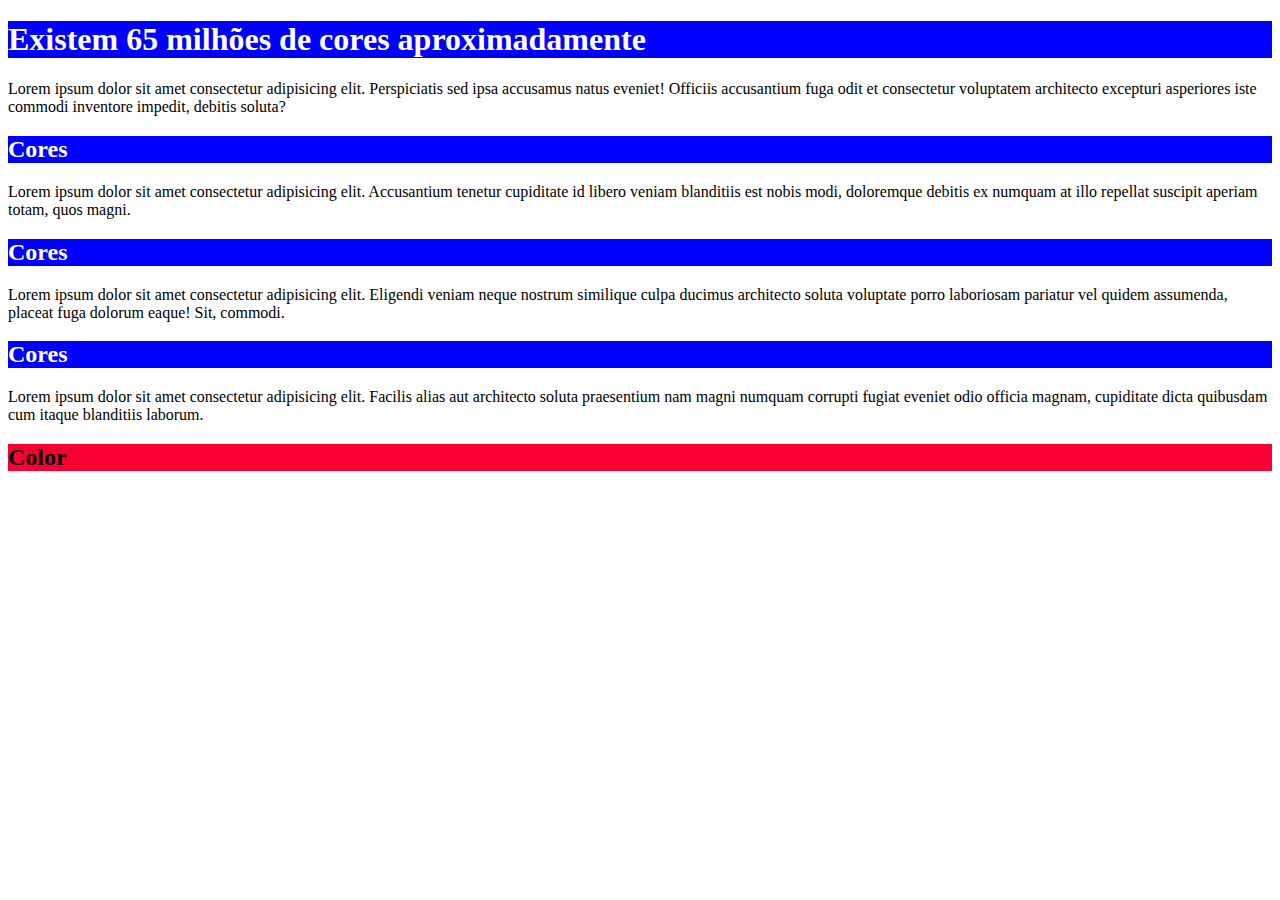
<file: estudos, programas e exercícíos/Exercício 15/index.html>
<!DOCTYPE html>
<html lang="pr-br">
<head>
    <meta charset="UTF-8">
    <meta http-equiv="X-UA-Compatible" content="IE=edge">
    <meta name="viewport" content="width=device-width, initial-scale=1.0">
    <title>Cores</title>
</head>
<body>
    <!--Representação por nomes-->
    <h1 style="background-color: blue; color: white;">Existem 65 milhões de cores aproximadamente</h1>
    <p>Lorem ipsum dolor sit amet consectetur adipisicing elit. Perspiciatis sed ipsa accusamus natus eveniet! Officiis accusantium fuga odit et consectetur voluptatem architecto excepturi asperiores iste commodi inventore impedit, debitis soluta?</p>
    <!--Representação por hexadecimais-->
    <h2 style="background-color: #0000ff; color: #ffffff">Cores</h2>
    <p>Lorem ipsum dolor sit amet consectetur adipisicing elit. Accusantium tenetur cupiditate id libero veniam blanditiis est nobis modi, doloremque debitis ex numquam at illo repellat suscipit aperiam totam, quos magni.</p> 
    <!--Representação por RGB-->
    <h2 style="background-color: rgb(0, 0, 255); color: #ffffff;">Cores</h2>
    <p>Lorem ipsum dolor sit amet consectetur adipisicing elit. Eligendi veniam neque nostrum similique culpa ducimus architecto soluta voluptate porro laboriosam pariatur vel quidem assumenda, placeat fuga dolorum eaque! Sit, commodi.</p>   
    <!--Representação por HSL-->
    <h2 style="background-color: hsl(240, 100%, 50%);color: hsl(100, 100%, 100%);">Cores</h2>
    <p>Lorem ipsum dolor sit amet consectetur adipisicing elit. Facilis alias aut architecto soluta praesentium nam magni numquam corrupti fugiat eveniet odio officia magnam, cupiditate dicta quibusdam cum itaque blanditiis laborum.</p>
    <h2 style="background-color: #F80032;">Color</h2>
</body>
</html>
</file>
<file: 404-not-found/style/geral.css>
@charset "UTF-8";

*{
    margin: 0px;
    padding: 0px;
}

html, body{
    font-family: 'Courier New', Courier, monospace;
    height: 100vh;
    width: 100vw;
}

body{
    position: relative;
}

img{
    width: 450px;
}

div#scarecrow{
    position: absolute;
    top: 20%;
    left: 10%;
}

h1{
    font-weight: bolder;
    font-size: 4em;
}

P{
    padding-top: 30px;
}

div#text{
    position: absolute;
    top: 3%;
    left: 3%;
}

div#aaa{
    position: absolute;
    top: 25%;
    left: 50%;
}

div#submit{
    position: absolute;
    top: 70%;
    left: 50%;
}

button{
    color: white;
    background-color: rgb(92, 92, 92);
    font-weight: bold;
    padding: 15px;
}

button:hover{
    color: rgb(255, 109, 91);
}

@media screen and (min-width: 320px) and (max-width: 750px){
    
    img{
        width: 300px;
    }

    div#scarecrow{
        position: absolute;
        top: 15%;
        left: 10%;
    }
    
    h1{
        font-weight: bolder;
        font-size: 2.5em;
    }
    
    P{
        padding-top: 30px;
        line-height: 1.5em;
    }
    
    div#text{
        position: absolute;
        top: 3%;
        left: 3%;
    }
    
    div#aaa{
        position: absolute;
        top: 55%;
        left: 10%;
    }
    
    div#submit{
        position: absolute;
        top: 87%;
        left: 10%;
    }
    
    button{
        color: white;
        background-color: rgb(92, 92, 92);
        font-weight: bold;
        padding: 15px;
    }



}
</file>
<file: android/style.css>
@charset "UTF-8";

@import url('https://fonts.googleapis.com/css2?family=Bebas+Neue&display=swap');

@font-face {
    font-family: 'Android';
    src: url('midia/fontes/idroid.otf') format('opentype');
    font-weight: normal;

}

/*
    #c5ebd6
    #83e1ad
    #3ddc84
    #2fa866
    #1a5c37
    #063d1e

    fonte: font-family: 'Bebas Neue', cursive;
*/

:root{
    --cor0: #ebe5c5;
    --cor1: #83e1ad;
    --cor2: #3ddc84;
    --cor3: #2fa866;
    --cor4: #1a5c37;
    --cor5: #063d1e;

    --fonte-padrao: Arial, Verdana, Helvetica, sans-serif;
    --fonte-destaque: font-family: 'Bebas Neue', cursive;
    --font-android: 'Android', cursive;
}

*{
    margin: 0%;
    padding: 0px;
}  
  

body{
   font-family: var(--fonte-padrao);   
   background-color: #ebe5c5;
}

a.externo::after{
    content: '\1F517';
}

main p{
    margin: 10px 0px;
    text-align: justify;
    text-indent: 20px;
    font-size: 1em;
    line-height: 1.8em;
}

main strong {
    font-weight: bold;
}

main a{
    text-decoration: none;
    font-weight: bold;
    color: var(--cor5);
    background-color: var(--cor1);
    padding: 2px 3px 2px 3px;
}

main a:hover{
    text-decoration: underline;
    color: var(--cor3);
}

header{
    background-image: linear-gradient(to bottom, #2fa866, #1a5c37, #063d1e);
    min-height: 150px;
    font-family: var(--fonte-destaque);
    text-align: center;
    padding-top: 40px;
}

header > h1{
    font-family: var(--fonte-destaque);
    color: white;
    margin-bottom: 20px;
    font-size: 30px;
    text-shadow: 5px 0px 4px rgba(0, 0, 0, 0.774);
    font-weight: normal;
}

header > p{
    color: white;
    font-family: var(--fonte-padrao);
    font-size: 1.2em;
    max-width: 600px;
    padding-left: 10px;
    padding-right: 10px;
    padding-bottom: 10px;
    margin: auto;
    text-shadow: 5px 0px 4px rgba(0, 0, 0, 0.76);
    
}

nav{
    background-color: var(--cor5);
    padding: 10px;
    box-shadow: 0px 7px 10px rgba(0, 0, 0, 0.863);
}

nav > a{
    color: white;
    padding: 10px;
    text-decoration: none;
    font-weight: bold;  
    font-size: 0.8em;
}

nav > a:hover{
    background-color: var(--cor3);
    border-radius: 5px;   
}

main{
    text-align: center;
    background-color: white;
    min-width: 290px;
    max-width: 1000px;
    padding: 20px;
    margin: auto;
    margin-bottom: 20px;
    box-shadow: 0px 0px 10px rgba(0, 0, 0, 0.521);
    border-bottom-left-radius: 10px;
    border-bottom-right-radius: 10px;
    
}

main h1{
    font-family: var(--font-android);
    text-align: left;
    color: var(--cor5);
}

main h2{
    font-family: var(--font-android);
    text-align: left;
    color: var(--cor4);
    font-size: 1.3em;
    background-image: linear-gradient(to right, var(--cor1), transparent);
    font-weight: normal;
}

main img{
    width: 100%;
}

main img.pequena{
    display: block;
    max-width: 350px;
    margin: auto;
}

div.video{
    background-color: var(--cor5);
    margin-bottom: 40px;
    margin: 0px -20px 30px -20px;
    padding: 20px;
    padding-bottom: 50%;
    position: relative;
}
div.video > iframe {
    position: absolute;
    top: 5%;
    left: 5%;
    width: 90%;
    height: 90%;
}
aside{
    background-color: var(--cor1);
    border-radius: 10px;
    box-shadow: 5px 5px 5px 5px rgba(0, 0, 0, 0.452);
    border-color: aqua;
}

aside > ul{
    list-style-type: '\2714\00A0\00A0';
    list-style-position: inside;
    columns: 2;
    text-align: justify;
    padding: 10px;
}

aside > h3{
    background-color: var(--cor4);
    color: white;
    text-align: left;
    padding: 10px 10px 10px 10px;
    border-top-left-radius: 10px;
    border-top-right-radius: 10px;

}

aside > p{
    text-align: justify;
    padding-left: 10px;
    padding-right: 10px;
}

aside > p > a{
    background-color: #2aca72;
}

footer{
    background-color: var(--cor5);
    color: white;
    text-align: center;
}
</file>
<file: efeito-paralax/style.css>
@charset "UTF-8";

@import url('https://fonts.googleapis.com/css2?family=Passion+One:wght@400;700;900&display=swap');

@import url('https://fonts.googleapis.com/css2?family=Sriracha&display=swap');


:root {
    --font1: Verdana, Geneva, Tahoma, sans-serif;
    --font2: 'Passion One', cursive;
    --font3: 'Sriracha', cursive;
}


/*

    font-family: 'Passion One', cursive;

    font-family: 'Sriracha', cursive;

*/

* {
    margin: 0px;
    padding: 0px;
}

html, body { 
    min-height: 100vh;
    font-family: var(--font1);
}

header {
    background-color: black;
    font-family: var(--font2);   
}


header > h1 {
    
    color:white;
    text-align: center;
    font-variant: small-caps;
    padding-top: 40px;
    font-size: 10vw;

}


 header > p {

    text-align: center;
    color: white;
    font-weight: normal;
    padding-top: 20px;
    padding-bottom: 40px;
    font-style: italic;  

}




header  a{
    
    color: rgb(255, 8, 8);
    text-decoration: none;


}

header > p > a:hover { 
    text-decoration: underline;
}


section {
    padding-top: 10vh;
    padding-left: 30px;
    padding-bottom: 10vh;
    line-height: 2em;
    font-family: var(--font3);
    font-size: 3vw;
    
} 


section.normal {  
    background-color: rgba(252, 228, 200, 0.74);
}


section.modificada {
    background-color: rgb(0, 0, 0);
    color: white;
   box-shadow: inset 2px 2px 12px 0px black; 
   background-attachment: fixed;
}

section.modificada > p {
    background-color: rgba(0, 0, 0, 0.507);
    width: 450px;
    padding: 15px;
    text-shadow: 2px 2px 0px rgba(0, 0, 0, 0.425);
    display: inline-block;
}


section#img01{

    background-image: url('imagens/background001.jpg');
    background-position: center center;
    background-size: cover;

}

section#img02{

    background-image: url('imagens/background002.jpg');
    background-size: cover;
}

footer {
    background-color: black;
    color: white;
    text-align: center;
    padding: 5px;
}
</file>
<file: login-tela/estilos/style.css>
@charset "UTF-8";

/*
    Paleta de cores
    Verde: #49a69d
    Lilás: #5f2c82
*/

*{
    margin: 0px;
    padding: 0px;
    font-family: Arial, Helvetica, sans-serif;
}

html, body{
    height: 100vh;
    width: 100vw;
}

body{
    position: relative;
    background-image: linear-gradient(to bottom, #5f2c82, #49a69d);
}

main{
    position: absolute;
    background-color: white;
    border-radius: 20px;
    height: 560px;
    width: 250px;

    left: 50%;
    top: 50%;

    transform: translate(-50%, -50%);

}

div#imagem{
    background: black url('../imagem/pexels-pixabay-53176.jpg');
    background-size: cover;
    border-radius: 20px;
    height: 200px;
    width: 250px;
}

h1{
    text-align: center;
    padding-bottom: 5px;
    padding-top: 15px;
}

p{
    text-align: justify;
    margin: 10px;
}

input{
    display: inline-block;
}

input#iuser{
    border-radius: 5px;
    color: white;
    font-weight: bolder;
    width: 225px;
    padding-top: 7px;
    padding-bottom: 7px;
    border: 3px solid #5f2c82;
}

input#ipass{
    border-radius: 5px;
    color: white;
    font-weight: bolder;
    width: 225px;
    padding-top: 7px;
    padding-bottom: 7px;
    border: 3px solid #5f2c82;
}


input#enter{
    background-color: #49a69d;
    border-radius: 5px;
    color: white;
    font-weight: bolder;
    padding: 5px;
    width: 230px;
}

input#enter:hover{
    background-color: #5ccec2;
}

input#esqueci{
    background-color: #70c770;
    border-radius: 5px;
    color: white;
    font-weight: bolder;
    padding: 5px;
    width: 230px;
}

input#esqueci:hover{
    background-color: #22504b;
}


@media screen and (min-width: 750px) and (max-width: 950px){

    main{
        width: 700px;
        height: 350px;  
    }

    div#imagem{
        background: black url('../imagem/pexels-pixabay-53176.jpg');
        background-size: cover;
        border-radius: 20px;
        height: 350px;
        width: 300px;
        display: inline-block;
        
    }

    div#formulario{
        position: absolute;   
        display: inline-block;
    
    }

    input#iuser{
        border-radius: 5px;
        color: white;
        font-weight: bolder;
        width: 375px;
        padding-top: 7px;
        padding-bottom: 7px;
    }
    
    input#ipass{
        border-radius: 5px;
        color: white;
        font-weight: bolder;
        width: 375px;
        padding-top: 7px;
        padding-bottom: 7px;
    }
    
    
    input#enter{
        background-color: #49a69d;
        border-radius: 5px;
        color: white;
        font-weight: bolder;
        padding: 5px;
        width: 380px;
    }
    
    
    input#esqueci{
        background-color: #70c770;
        border-radius: 5px;
        color: white;
        font-weight: bolder;
        padding: 5px;
        width: 380px;
    }
    
}

@media screen and (min-width: 950px) and (max-width:1450px) {
    
    main{
        width: 700px;
        height: 350px; 
    }

    div#imagem{
        background: black url('../imagem/pexels-pixabay-53176.jpg');
        background-size: cover;
        border-radius: 20px;
        height: 350px;
        width: 300px;
       display: inline-block;
       transform: translateX(140%)  
    }

    div#formulario{
        position: absolute;
        display: inline-block;
        transform: translateX(-73%);
       
    }

    input#iuser{
        border-radius: 5px;
        color: white;
        font-weight: bolder;
        width: 375px;
        padding-top: 7px;
        padding-bottom: 7px;
    }
    
    input#ipass{
        border-radius: 5px;
        color: white;
        font-weight: bolder;
        width: 375px;
        padding-top: 7px;
        padding-bottom: 7px;
    }
    
    
    input#enter{
        background-color: #49a69d;
        border-radius: 5px;
        color: white;
        font-weight: bolder;
        padding: 5px;
        width: 380px;
    }
    
    
    input#esqueci{
        background-color: #70c770;
        border-radius: 5px;
        color: white;
        font-weight: bolder;
        padding: 5px;
        width: 380px;
    }


}
</file>
<file: morden_interior/estilo/style.css>
@charset "UTF-8";

html, body{
    margin: 0%;
    padding: 0%;
    background-color: black;
    color: white;
}

button{
    position: absolute;
    background-color: black;
    color: white;
    border: 1px solid white;
    font-family: 'Courier New', Courier, monospace;
    padding: 5px;
    top: 5%;
    left: 2%;
}

h1{
    position: absolute;
    top: 10%;
    left: 3%;
}

section > p#aaa{
    position: absolute;
    top: 20%;
    left: 3%;
}

section >  strong > p#aaaa{
    position: absolute;
    top: 35%; 
    left: 3%;   
}

section#img01{
    position: absolute;
    background-image: url('../midia/photo1.png');
    background-size: cover;
    width: 347px;
    height: 279px;
    margin: 10px;
    top: 43%;
}

section#img02{
    position: absolute;
   
    background-color: rgb(0, 0, 0);
    width: 300px;
    height: 138px;
    box-shadow: 5px 7px 5px rgba(63, 63, 63, 0.473);
    top: 79%;
    left: 12%;
}

section#img02 > p#name{
    position: absolute;
    top: 0%;
    left: 20%;
}

section#img02 >p#name1{
    position: absolute;
    top: 13%;
    left: 20%;
    color: lightgrey;
}

h2{
    position: absolute;
    top: 40%;
    left: 10%
}

img{
    position: absolute;
    width: 42px;
    height: 42px;
    border-radius: 50%;
    top: 9%;
    left: 4%;
}

footer{
    position: absolute;
    top: 110%;
    left: 30%;
}

footer > a{
    color: grey;
    text-decoration: none;
}

footer > a:hover{
    color: aqua;
    text-decoration: underline;
}
</file>
<file: page-equipe/estilo/style.css>
@charset "UTF-8";

*{
    margin: 0px;
    padding: 0px;
    font-family: 'Courier New', Courier, monospace;
}

html, body{
    height: 100vh;
    width: 100vw;

}

main{
    height: 100vh;
    width: 100vw;
    
    position: relative;
}

body { 
    overflow-x: hidden; 
}

header{
    display: inline-block;
}

header > h1{
    position: absolute;

    top: 10%;
    left: 15%;
}

header > h2{
    position: absolute;

    top: 10%;
    left: 50%;
}

header > p{
    position: absolute;
    top: 18%;
    left: 50%
}

section#bill{
    position: absolute;
    
    top: 30%;
    left: 15%;
}



section#bill > img{
    width: 200px;
    height: 300px;  
}

section#bill > p{
    position: absolute;
    transform: rotate(90deg);
    width: 130px;

    left: 72%;
    top: 17%;
}

section#soba{
    position: absolute;

    top: 50%;
    left: 40%;
}

section#soba > img{
    width: 200px;
    height: 300px;
}

section#soba > p{
    position: absolute;
    transform: rotate(90deg);
    width: 120px;

    left: 75%;
    top: 16%;
}

section#shae{
    position: absolute;

}

section#shae > img{
    width: 200px;
    height: 300px;
}

section#shae{
    position: absolute;

    top: 30%;
    left: 65%;
}

section#shae > p{
    position: absolute;

    transform: rotate(90deg);
    width: 90px;
    top: 11%;
    left: 82%;
}

section#sky{
    position: absolute;

    top: 100%;
    left: 15%;
}


section#sky > img{
    width: 200px;
    height: 300px;
}

section#sky > p{
    position: absolute;
    width: 110px;
    transform: rotate(90deg);

    top: 14%;
    left: 78%;
    
}

section#griff{
    position: absolute;

    top: 120%;
    left: 40%;
}

section#griff > img{
    width: 200px;
    height: 300px;
}

section#griff > p{
    position: absolute;
    transform: rotate(90deg);
    left: 84%;
    top: 10%;
}

section#stan{
    position: absolute;

    top: 100%;
    left: 65%;
}

section#stan > img{
    width: 200px;
    height: 300px
}

section#stan >p{
    position: absolute;
    transform: rotate(90deg);
    left: 84%;
    top: 10%;
}

footer{
    position: absolute;
    top: 180%;
    left: 35%;
    padding: 10px;

    color: gray;
}

footer > a{
    font-weight: bold;
    color: gray;
}

@media  screen and (min-width: 320px) and (max-width: 950px){

    header > h1{  
        top: 5%;
        left: 3%;
    }

    header > h2{
        top: 15%;
        left: 4%;
    }

    header > p{
        top: 21%;
        left: 4.5%;
        text-align: justify;
        font-size: 0.9em;
    }
    
    p{
        font-size: 0.7em
    }

    h3{
        font-size: 0.9em;
    }

    section#bill{
        top: 40%;
        left: 4%;
    }

    section#bill > img{
        width: 150px;
        height: 220px;
    }

    section#bill > p{
        top: 24%;
        left: 63%;
    }
    
    section#soba{
       top: 50%;
       left: 50%;
    }
    section#soba > img{
        width: 150px;
        height: 220px;
    }

    section#soba > p{
        top: 22%;
        left: 67%;
    }

    section#shae{
        top: 90%;
        left: 4%;
    }
     section#shae > img{
         width: 150px;
         height: 220px;
    }
 
     section#shae > p{
         top: 16%;
         left: 76%;
    }
    
    section#sky{
        top: 100%;
        left: 50%;
    }
     section#sky > img{
        width: 150px;
        height: 220px;
    }
 
    section#sky > p{
        top: 20%;
        left: 69%;
    }

    section#griff{
        top: 140%;
        left: 4%;
    }
    section#griff > img{
         width: 150px;
         height: 220px;
    }
 
    section#griff > p{
         top: 10%;
         left: 86%;
    }

    section#stan{
        top: 150%;
        left: 50%;
    }
    section#stan > img{
         width: 150px;
         height: 220px;
    }
 
    section#stan > p{
         top: 10%;
         left: 86%;
    }

    footer{
        position: absolute;
        top: 210%;
        left: 1%;
        font-size: 0.8em;
    }
    

}
</file>
<file: redes-sociais/estilo/style.css>
@charset "UTF-8";

*{
    margin: 0px;
    padding: 0px;
}

html, body{
    font-family: Arial, Helvetica, sans-serif;
    height: 100vh;
    width: 100vw;
}

body{
    position: relative;
    background: url('../imagens/fundo-madeira.jpg') no-repeat top center;
    background-size: cover;
}

main{
    height: 100vh;
}


section#phone{
    position: absolute;
    background-color: aqua;
    background: url('../imagens/frame-iphone.png') no-repeat;
    height: 630px;
    width: 400px;

    top: 50%;
    left: 50%;

    transform: translate(-50%, -50%);
}

iframe#telefone{
    position: absolute;
    height: 467px;
    width: 264px;

    top: 12.9%;
    left: 5.5%;
}

section#social{
    text-align: right;
}


section#social img{
    border-radius: 50%;
    height: 50px;
    width: 50px;
    margin: 5px;
    box-sizing: border-box ;
}

section#social img:hover {
    border: 2px solid white;
    
}
</file>
<file: estudos, programas e exercícíos/Exercício 14/style.css>
@charset "UTF-8";

        body{
            background-color: aqua;
            font-family: 'Lucida Sans', 'Lucida Sans Regular', 'Lucida Grande', 'Lucida Sans Unicode', Geneva, Verdana, sans-serif;
            font-size: medium;
        }
        h1{
            color: darkorchid;
        }
        h2{
            color: blanchedalmond;

        }
        p{
           color: rgb(241, 18, 18); 

        }
</file>
